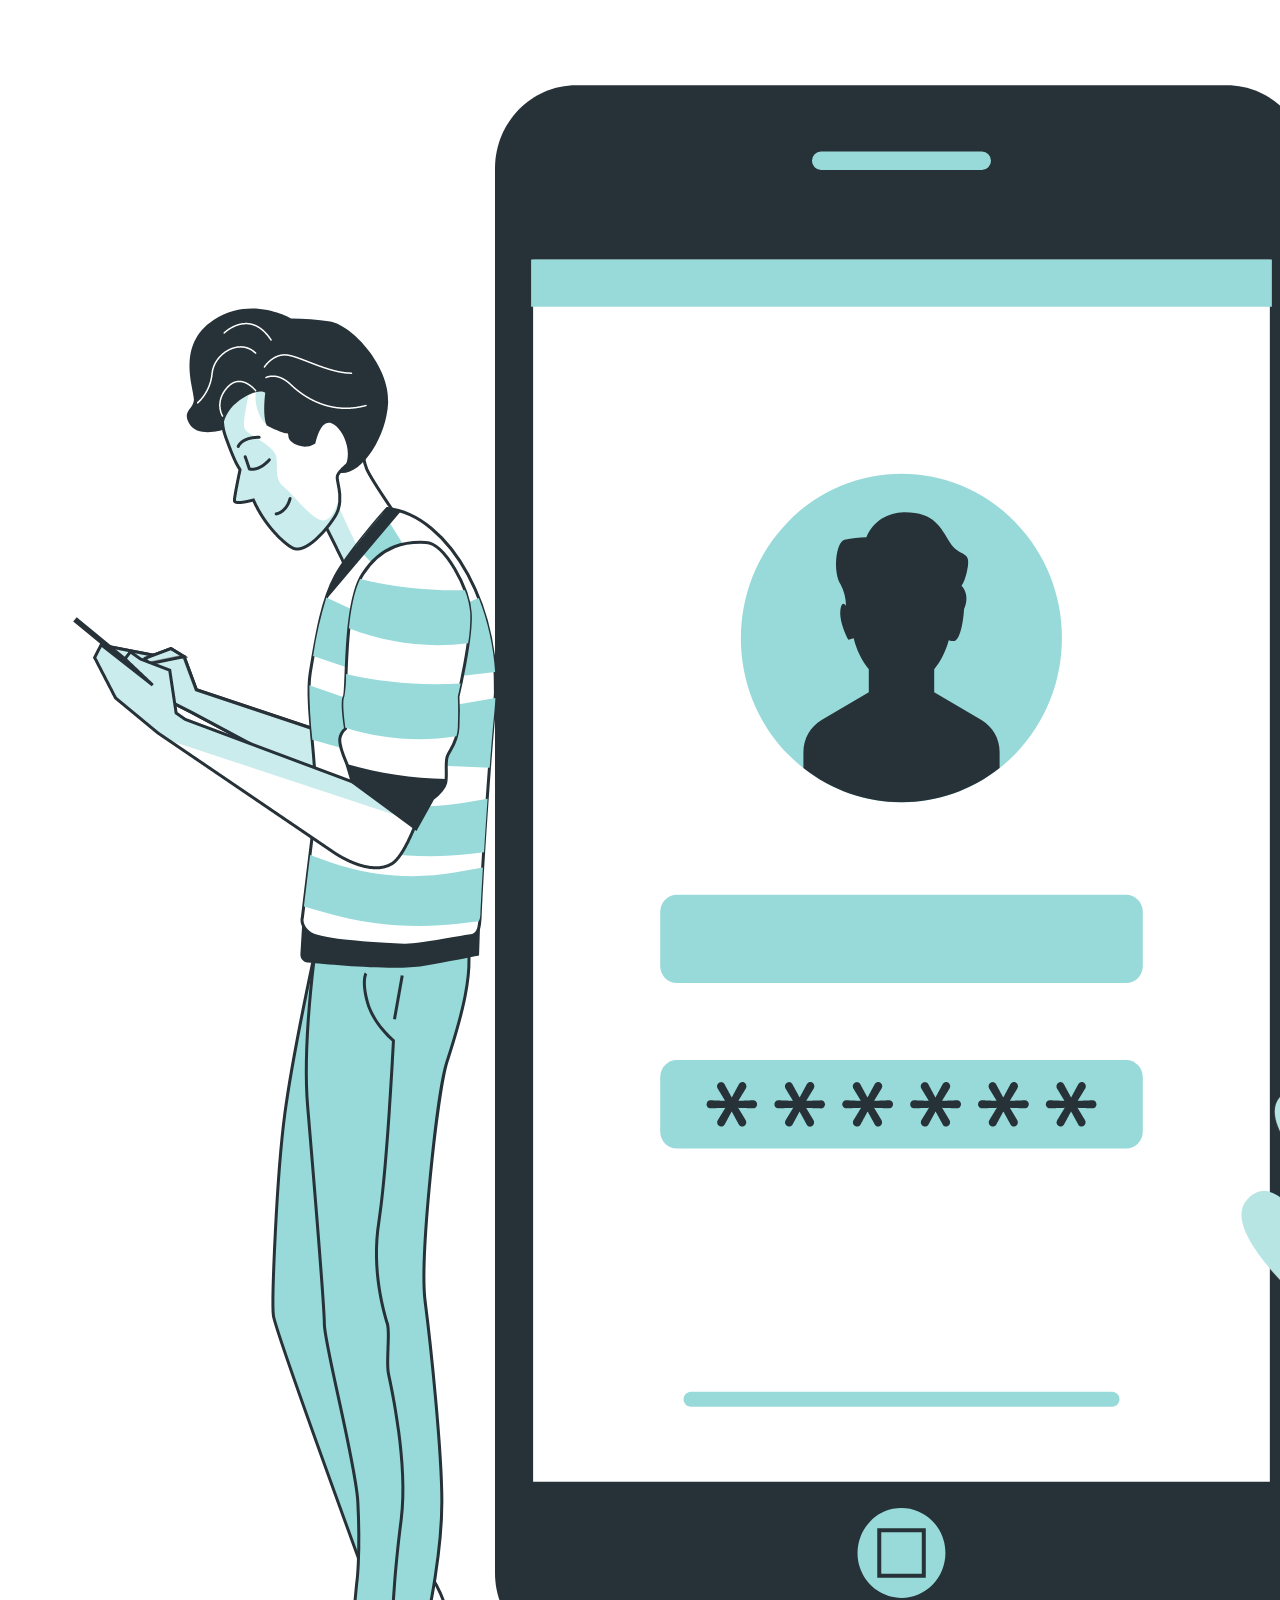
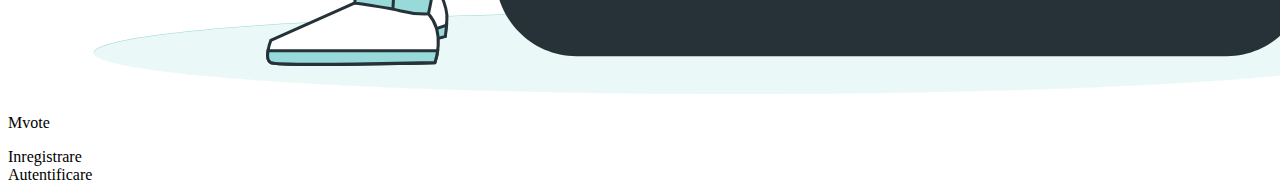
<file: index/index.html>
<!DOCTYPE html>
<html>
<head>
  <script>
    function redirectTo(page) {
        window.location.href = page;
    }
</script>
  <meta charset="utf-8" />
  <link rel="icon" href="/favicon.ico" />
  <meta name="viewport" content="width=device-width, initial-scale=1" />
  <meta name="theme-color" content="#000000" />
  <title>1</title>
  <link rel="stylesheet" href="https://fonts.googleapis.com/css?family=Poppins%3A500%2C600"/>
  <link rel="stylesheet" href="https://fonts.googleapis.com/css?family=Source+Sans+Pro%3A500%2C600"/>
  <link rel="stylesheet" href="./styles/.css"/>
</head>
<body>
<div class="item-1-UNv">
  <img class="mobile-login-bro-HbG" src="./assets/mobile-login-bro.png"/>
  <div class="rectangle-6-A9G">
  </div>
  <p class="mvote-mgn">Mvote</p>
  <div onclick="redirectTo('../singup/singup.html')" style="cursor: pointer;" class="signin-button-diz">Inregistrare</div>
  <div onclick="redirectTo('../singin/singin.html')" style="cursor: pointer;" class="signin-button-Ruk">Autentificare</div>
</div>
</body>
</file>
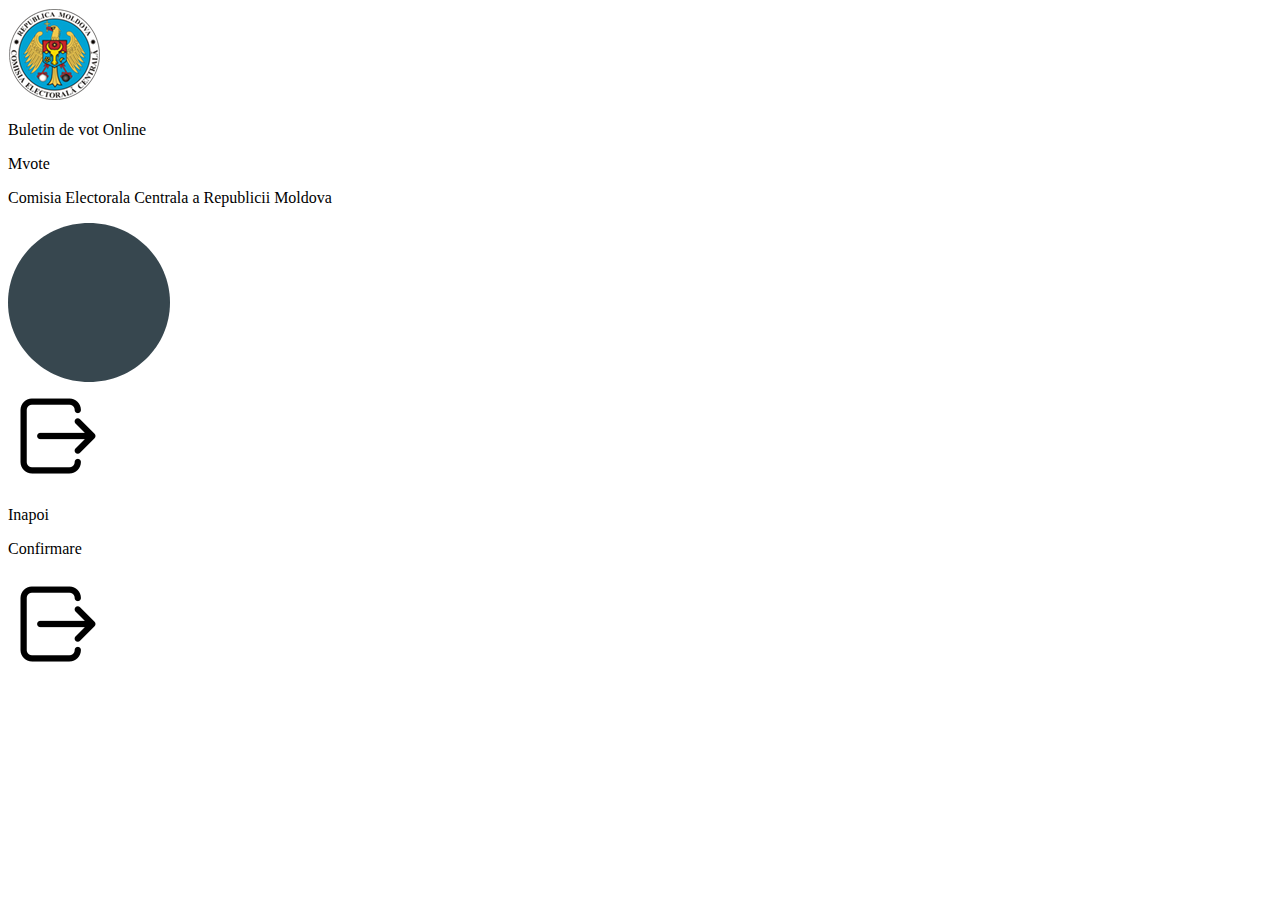
<file: check/check.html>
<!DOCTYPE html>
<html>
<head>
  <meta charset="utf-8" />
  <link rel="icon" href="/favicon.ico" />
  <meta name="viewport" content="width=device-width, initial-scale=1" />
  <meta name="theme-color" content="#000000" />
  <title>408</title>
  <link rel="stylesheet" href="https://fonts.googleapis.com/css?family=Source+Sans+Pro%3A500%2C600"/>
  <link rel="stylesheet" href="https://fonts.googleapis.com/css?family=Poppins%3A500%2C600"/>
  <link rel="stylesheet" href="./styles/.css"/>
</head>
<body>
<div class="item-408-7rA">
  <div class="auto-group-gni6-UKL">
    <div class="image-3-5rr">
    </div>
    <div class="rectangle-5-ah8">
    </div>
    <img class="image-4-cNv" src="./assets/image-4.png"/>
    <p class="title-JWe">Buletin de vot Online</p>
    <div class="line-1-J9G">
    </div>
    <p class="mvote-jEa">Mvote</p>
    <p class="comisia-electorala-centrala-a-republicii-moldova-NHY">Comisia Electorala Centrala a Republicii Moldova</p>
  </div>
  <div class="auto-group-3xhc-yo8">
    <div class="auto-group-6ygn-mU6">
      <div class="frame-434-bxv">
        <div class="image-removebg-preview-12-GpA">
        </div>
        <p class="gary-lee-iZg">PARTIDUL POLITIC PARTIDUL VERDE ECOLOGIST</p>
        <img class="ellipse-79-mnr" src="./assets/ellipse-79.png"/>
      </div>
    </div>
    <div class="auto-group-7gmg-qXp">
      <div class="frame-440-Mea">
        <div class="frame-434-PbG">
          <img class="logout-rjk" src="./assets/logout.png"/>
          <p class="gary-lee-xnn" onclick="redirectTo('../voting/voting.html')" style="cursor: pointer;">Inapoi</p>
        </div>
      </div>
      <div class="frame-439-iBc">
        <div class="frame-434-dZU">
          <p class="gary-lee-aUi" onclick="redirectTo('../confirm/confirm.html')" style="cursor: pointer;">Confirmare</p>
          <img class="logout-JvW" src="./assets/logout-wy4.png"/>
        </div>
      </div>
    </div>
  </div>
</div>
<script>
// Получить сохраненный текст из localStorage
var selectedParty = localStorage.getItem('selectedParty');

// Убедиться, что текст был получен
// if (selectedParty) {
    // Найти элемент <p> с классом 'gary-lee-iZg' и установить в него текст
    var pElement = document.querySelector('.gary-lee-iZg');
    if (pElement) {
        pElement.textContent = selectedParty;
    }
// }

function redirectTo(page) {
        window.location.href = page;
    }

</script>
</body>
</file>
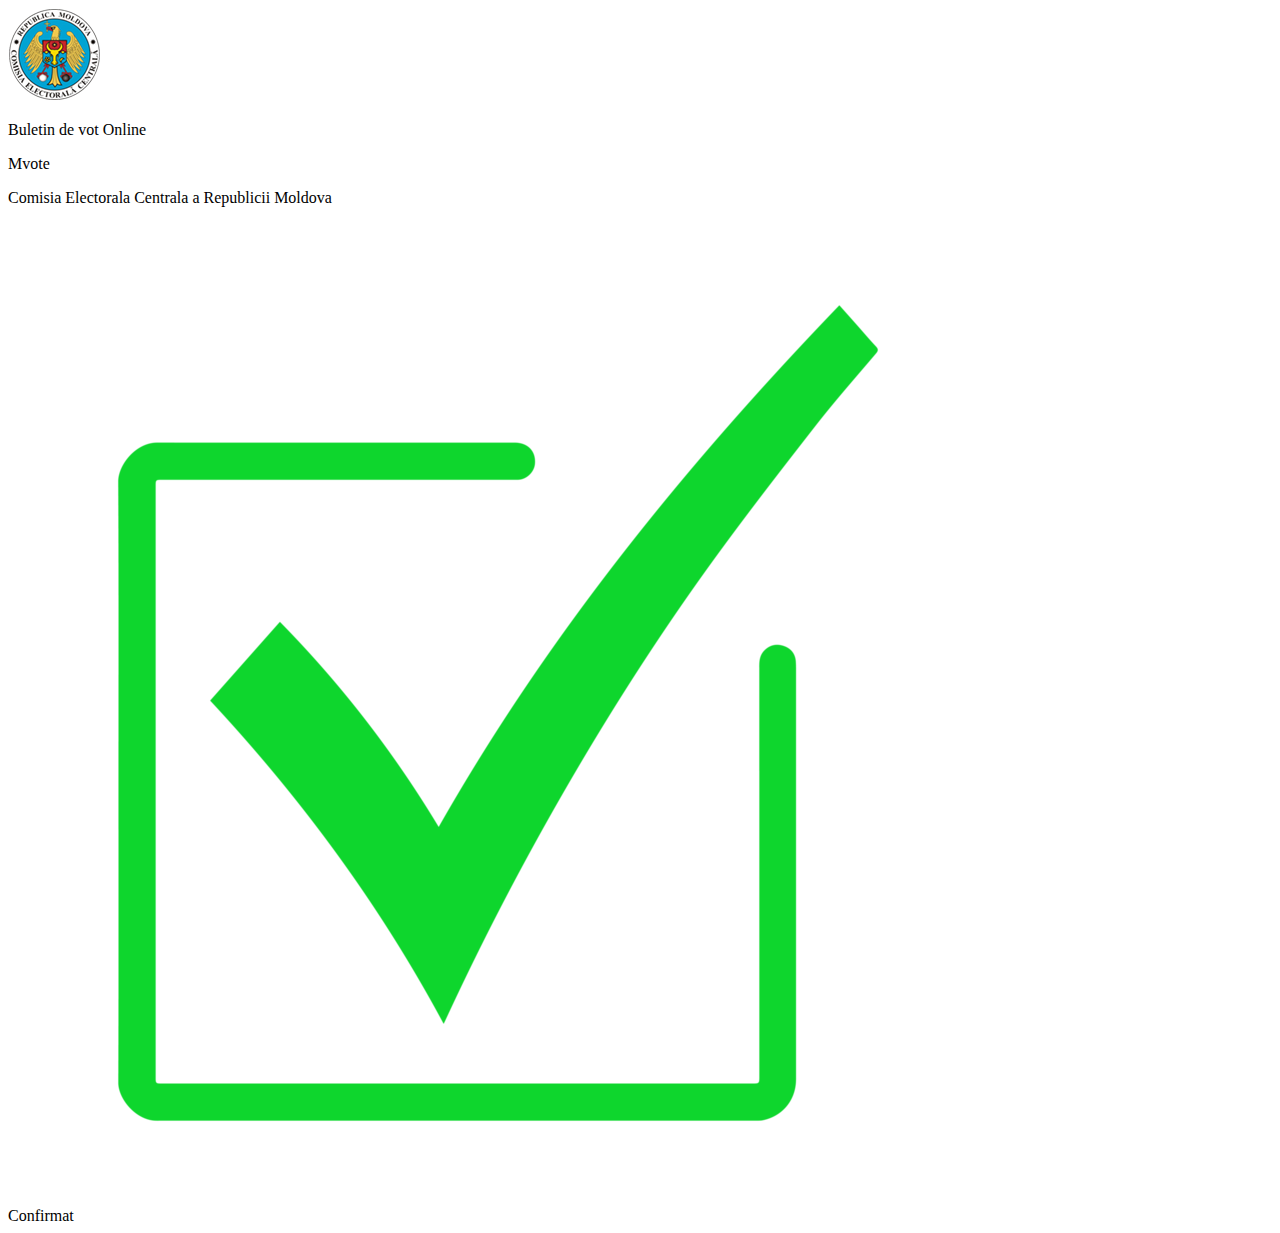
<file: confirm/confirm.html>
<!DOCTYPE html>
<html>
<head>
  <meta charset="utf-8" />
  <link rel="icon" href="/favicon.ico" />
  <meta name="viewport" content="width=device-width, initial-scale=1" />
  <meta name="theme-color" content="#000000" />
  <title>410</title>
  <link rel="stylesheet" href="https://fonts.googleapis.com/css?family=Source+Sans+Pro%3A500%2C600"/>
  <link rel="stylesheet" href="https://fonts.googleapis.com/css?family=Poppins%3A500%2C600"/>
  <link rel="stylesheet" href="./styles/.css"/>
</head>
<body>
<div class="item-410-SH8">
  <div class="auto-group-gvsc-oWz">
    <div class="image-3-Rwg">
    </div>
    <div class="rectangle-5-Sbt">
    </div>
    <img class="image-4-LhG" src="./assets/image-4.png"/>
    <p class="title-fDk">Buletin de vot Online</p>
    <div class="line-1-jUW">
    </div>
    <p class="mvote-S82">Mvote</p>
    <p class="comisia-electorala-centrala-a-republicii-moldova-KBp">Comisia Electorala Centrala a Republicii Moldova</p>
  </div>
  <div class="auto-group-8hln-adY">
    <img class="image-6-Uyp" src="./assets/image-6.png"/>
    <div class="frame-440-C98">Confirmat</div>
  </div>
</div>
</body>
</file>
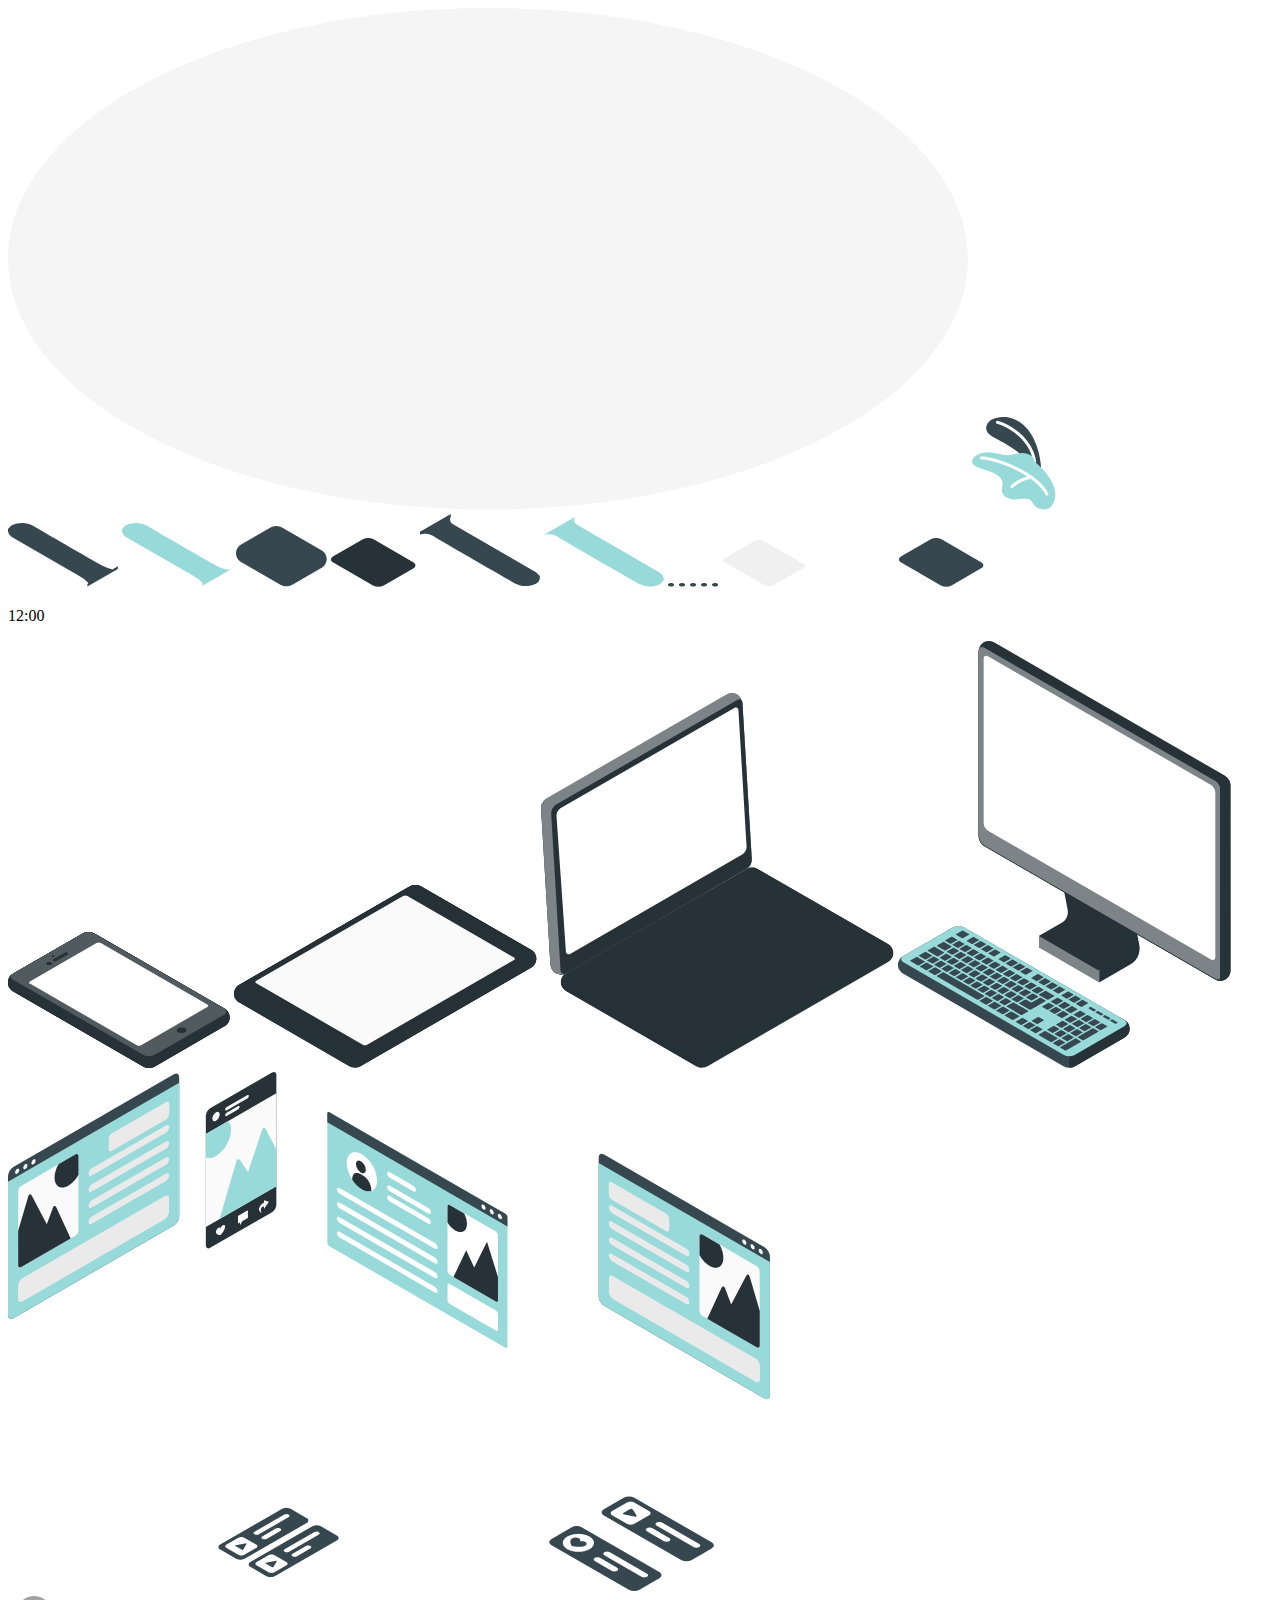
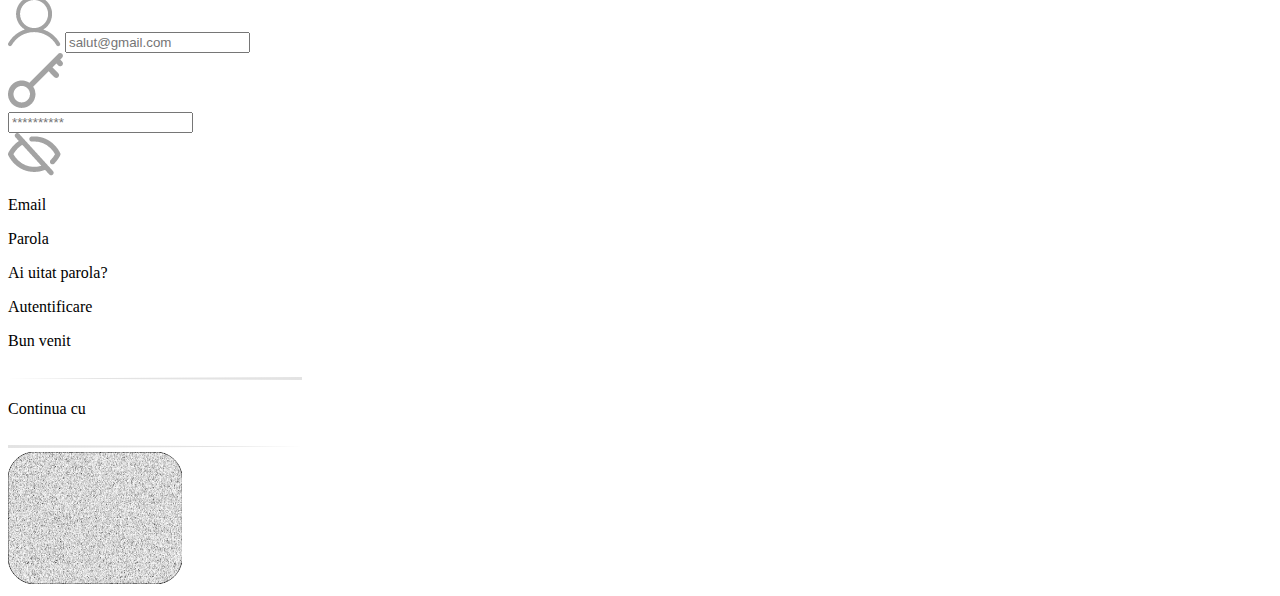
<file: singin/singin.html>
<!DOCTYPE html>
<html>
<head>
  <meta charset="utf-8" />
  <link rel="icon" href="/favicon.ico" />
  <meta name="viewport" content="width=device-width, initial-scale=1" />
  <meta name="theme-color" content="#000000" />
  <title>2</title>
  <link rel="stylesheet" href="https://fonts.googleapis.com/css?family=Asap+Condensed%3A500"/>
  <link rel="stylesheet" href="https://fonts.googleapis.com/css?family=Source+Sans+Pro%3A500%2C600"/>
  <link rel="stylesheet" href="https://fonts.googleapis.com/css?family=Poppins%3A500%2C600"/>
  <link rel="stylesheet" href="./styles/.css"/>
</head>
<body>
<div class="item-2-tmY">
  <div class="rectangle-5-dMk">
  </div>
  <div class="devices-amico-ie6">
    <img class="floor-KXQ" src="./assets/floor.png"/>
    <img class="plants-cFc" src="./assets/plants.png"/>
    <div class="watch-SkS">
      <img class="vector-t6e" src="./assets/vector-yVL.png"/>
      <img class="vector-Pp6" src="./assets/vector-SRG.png"/>
      <img class="vector-ek2" src="./assets/vector-Wj4.png"/>
      <img class="vector-ZMC" src="./assets/vector-NnW.png"/>
      <img class="vector-fv2" src="./assets/vector.png"/>
      <img class="vector-xPL" src="./assets/vector-qAJ.png"/>
      <img class="vector-D4N" src="./assets/vector-Jki.png"/>
      <img class="vector-JLi" src="./assets/vector-RWz.png"/>
      <img class="vector-dtn" src="./assets/vector-Kge.png"/>
      <img class="vector-jB8" src="./assets/vector-pq8.png"/>
      <img class="vector-GRx" src="./assets/vector-7mL.png"/>
      <img class="vector-cVp" src="./assets/vector-vP4.png"/>
      <img class="vector-ZR4" src="./assets/vector-iZ8.png"/>
      <img class="vector-tTL" src="./assets/vector-zP4.png"/>
      <p class="item-12-00-35L">12:00</p>
    </div>
    <img class="mobile-tre" src="./assets/mobile.png"/>
    <img class="tablet-pkJ" src="./assets/tablet.png"/>
    <img class="laptop-8kz" src="./assets/laptop.png"/>
    <img class="computer-FKp" src="./assets/computer.png"/>
    <img class="windows-NfL" src="./assets/windows.png"/>
  </div>
  <div class="rectangle-5-5Jr">
  </div>
  <div class="username-Hvi">
      <img class="vector-mL6" src="./assets/vector-mz2.png"/>
      <input type="email" class="salutgmailcom-tQi email-input" placeholder="salut@gmail.com">
  </div>  
  <div class="password-zTk">
    <img class="vector-2fL" src="./assets/vector-m6J.png"/>
    <div class="frame-1433-y4n">
      <input type="password" class="email-input" placeholder="**********">
  </div>
  <img class="vector-d4n" src="./assets/vector-Dtn.png" />
  </div>
  
  <p class="email-LE6">Email</p>
  <p class="parola-3eJ">Parola</p>
  <p class="ai-uitat-parola-NAn">Ai uitat parola?</p>
  <div class="signin-button-UzW">Autentificare</div>
  <p class="bun-venit-F86">Bun venit</p>
  <div class="continue-with-Mgv">
    <img class="rectangle-3-rNn" src="./assets/rectangle-3.png"/>
    <p class="continua-cu-o38">Continua cu</p>
    <img class="rectangle-4-vtS" src="./assets/rectangle-4.png"/>
  </div>
  <div class="group-1433-TNa">
    <div class="buttons-nfk">
      <img class="card-LBU" src="./assets/card.png"/>
    </div>
  </div>
  <div class="msign-removebg-preview-2-FZL">
  </div>
</div>
</body>
</file>
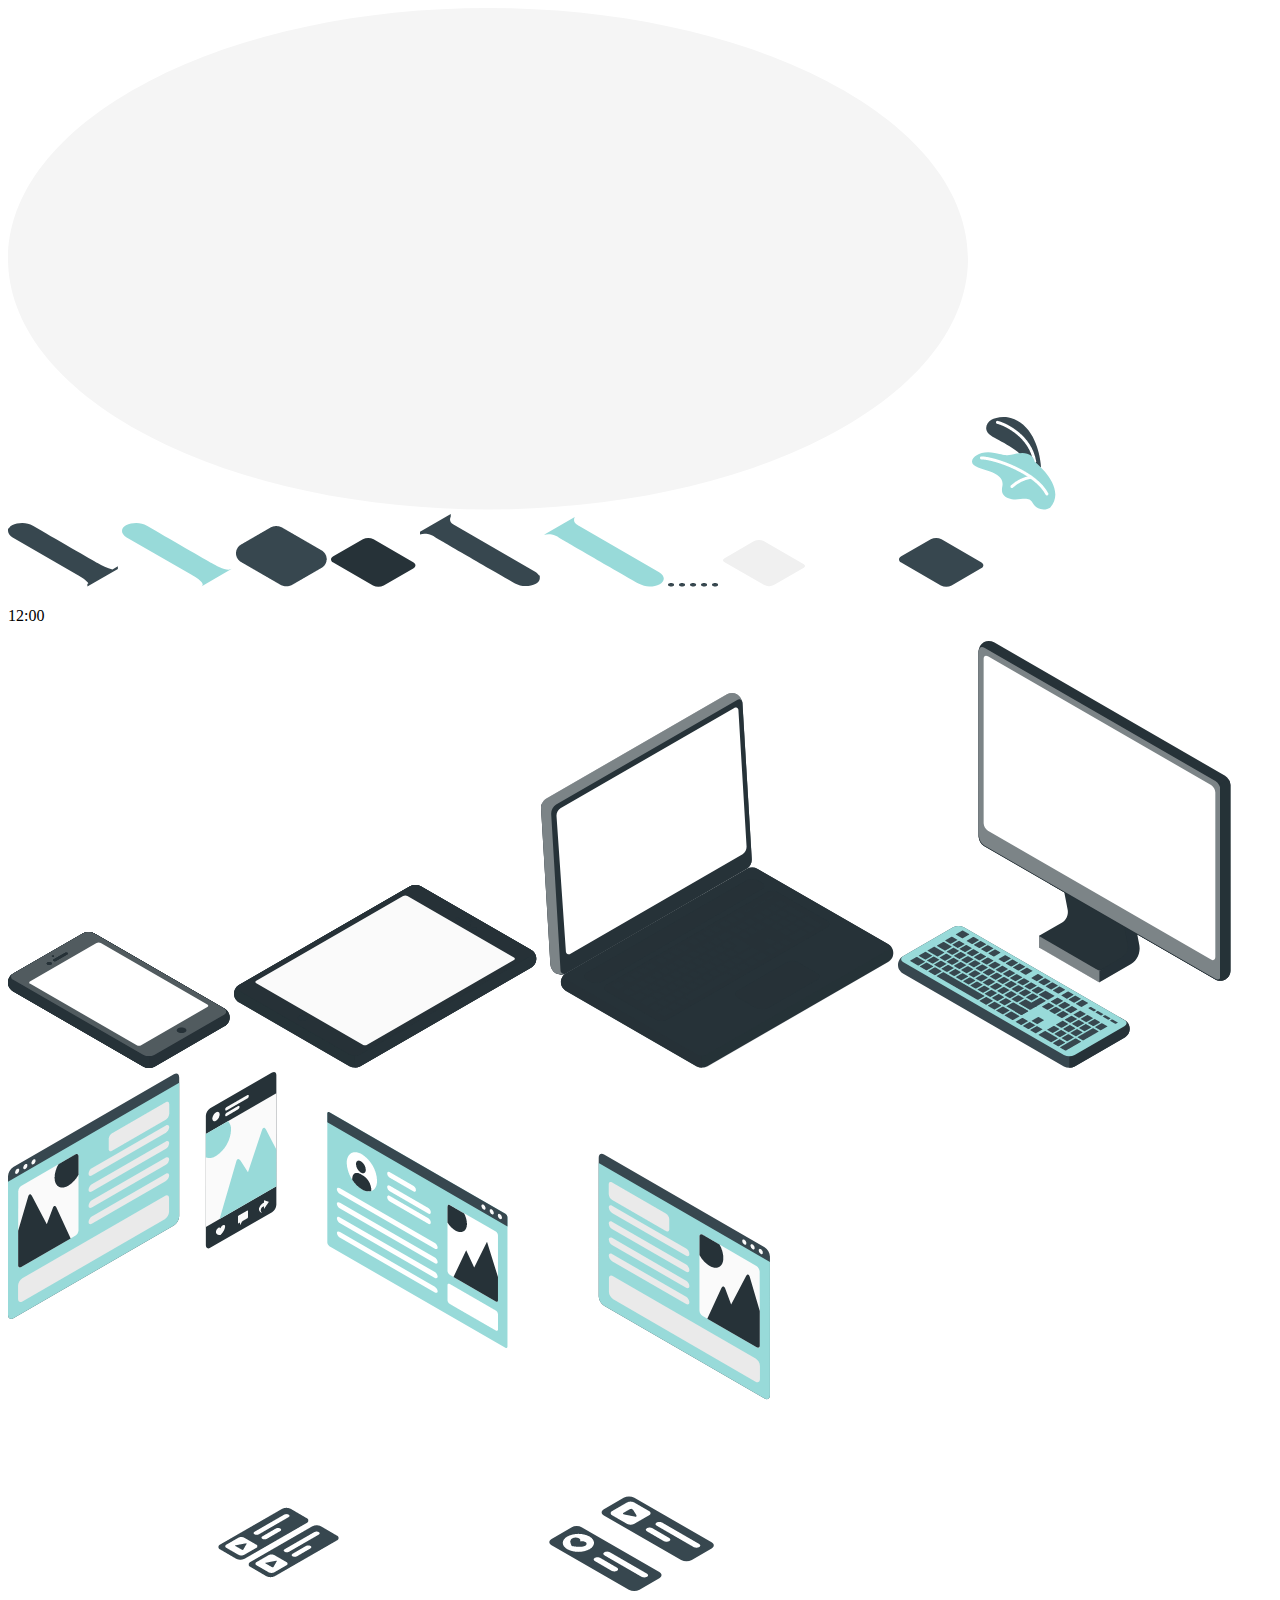
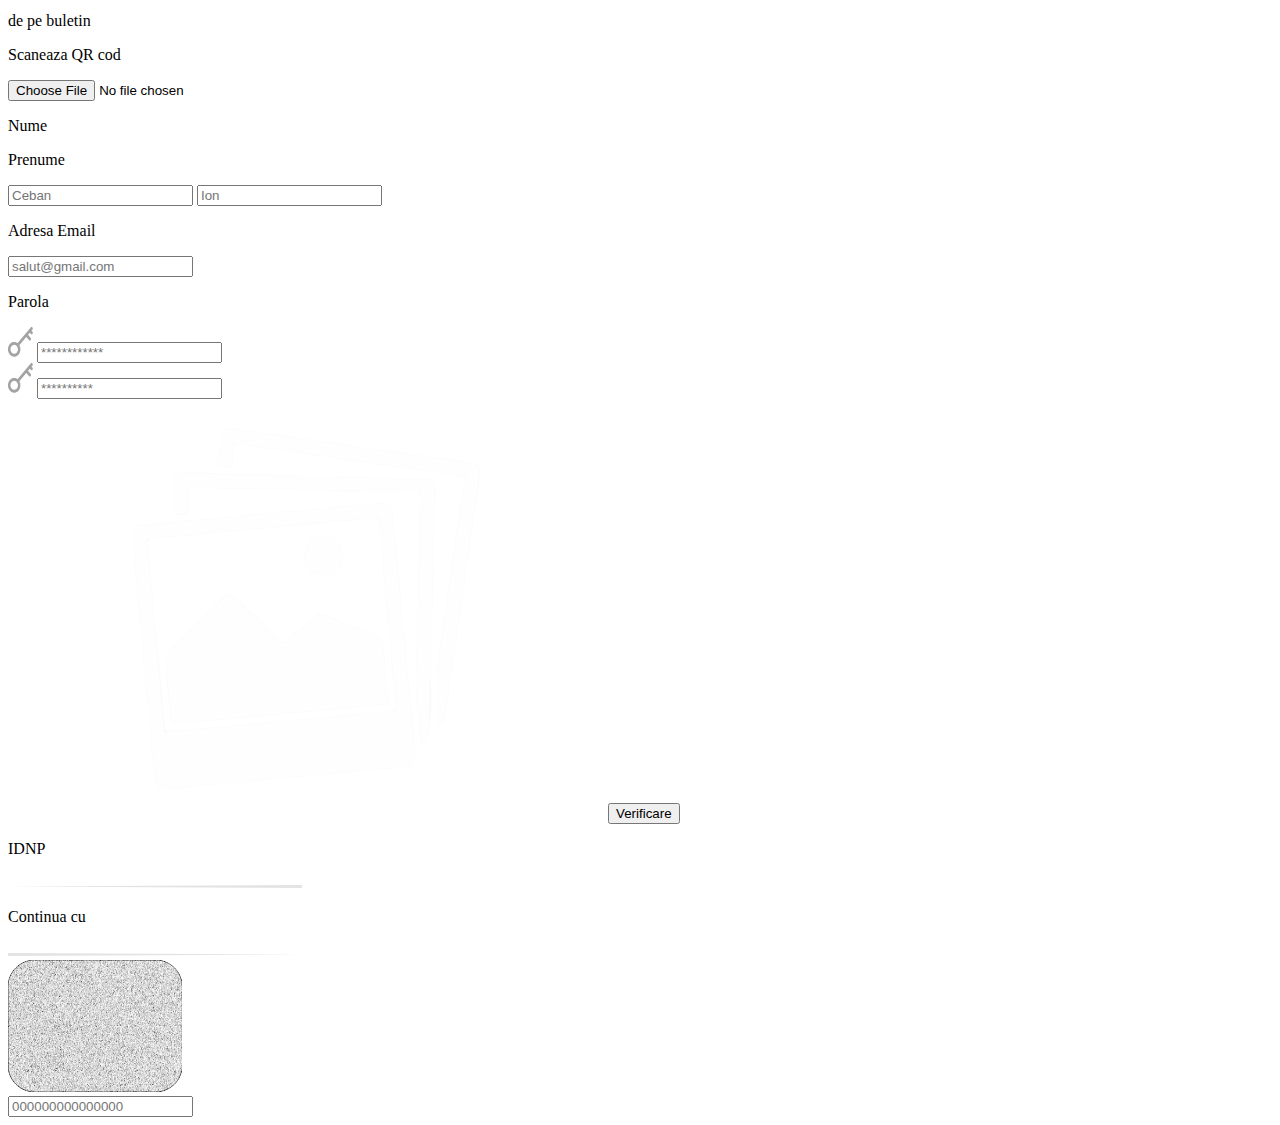
<file: singup/singup.html>
<!DOCTYPE html>
<html>
<head>
  <meta charset="utf-8" />
  <link rel="icon" href="/favicon.ico" />
  <meta name="viewport" content="width=device-width, initial-scale=1" />
  <meta name="theme-color" content="#000000" />
  <title>SingUp</title>
  <link rel="stylesheet" href="https://fonts.googleapis.com/css?family=Asap+Condensed%3A500"/>
  <link rel="stylesheet" href="https://fonts.googleapis.com/css?family=Source+Sans+Pro%3A500%2C600"/>
  <link rel="stylesheet" href="https://fonts.googleapis.com/css?family=Poppins%3A500%2C600"/>
  <link rel="stylesheet" href="./styles/.css"/>
</head>
<body>
<div class="item-406-1zA">
  <div class="rectangle-6-zr6">
  </div>
  <div class="devices-amico-fBY">
    <img class="floor-kcJ" src="./assets/floor.png"/>
    <img class="plants-FJA" src="./assets/plants.png"/>
    <div class="watch-mXQ">
      <img class="vector-trv" src="./assets/vector-FXY.png"/>
      <img class="vector-RM4" src="./assets/vector-8c2.png"/>
      <img class="vector-jMk" src="./assets/vector-Ec2.png"/>
      <img class="vector-rxA" src="./assets/vector-3Kp.png"/>
      <img class="vector-QCz" src="./assets/vector-EZ8.png"/>
      <img class="vector-YKC" src="./assets/vector-L1p.png"/>
      <img class="vector-4oL" src="./assets/vector-pok.png"/>
      <img class="vector-ZVC" src="./assets/vector-YWn.png"/>
      <img class="vector-WQS" src="./assets/vector-S8a.png"/>
      <img class="vector-TKg" src="./assets/vector-FBY.png"/>
      <img class="vector-bAz" src="./assets/vector-byk.png"/>
      <img class="vector-Y6E" src="./assets/vector-zoc.png"/>
      <img class="vector-fge" src="./assets/vector-svr.png"/>
      <img class="vector-onr" src="./assets/vector-Ubt.png"/>
      <p class="item-12-00-YEe">12:00</p>
    </div>
    <img class="mobile-mt6" src="./assets/mobile.png"/>
    <img class="tablet-5dt" src="./assets/tablet.png"/>
    <img class="laptop-opn" src="./assets/laptop.png"/>
    <img class="computer-8cA" src="./assets/computer.png"/>
    <img class="windows-Fgn" src="./assets/windows.png"/>
  </div>
  <div class="rectangle-5-aDG">
  </div>
  <div class="signin-button-zGz">
    <div class="rectangle-2-ttA">
    </div>
  </div>
  <div class="title-PK8">
    <div class="auto-group-3zez-tWn">
      <p class="de-pe-buletin-pfL">de pe buletin</p>
      <p class="scaneaza-qr-cod-iEv">Scaneaza QR cod</p>
    </div>
    <input type="file" id="imageInput" class="adauga-imagine-1Uv"></button>
  </div>
  <div class="name-i8S">
    <div class="auto-group-6cua-SaE">
      <p class="nume-7gN">Nume</p>
      <p class="prenume-3pv">Prenume</p>
    </div>
    <div class="auto-group-e9iz-iRG">
      <div id="decodedData">
      <input id="namePart" type="email" class="email-GLJ" placeholder="Ceban" readonly>
      <input id="surnamePart" type="email" class="email-GLJ" placeholder="Ion" readonly></div>
    </div>
  </div>
  <div class="email-5Ye">
    <p class="adresa-email-PpE">Adresa Email</p>
    <input type="email" class="username-XQe" placeholder="salut@gmail.com">
  </div>
  <div class="password-PBx">
    <p class="parola-K5c">Parola</p>
    <div class="auto-group-bs5p-SAE">
      <img class="vector-jv2" src="./assets/vector.png"/>
      <input type="password" type="text" class="input-field" placeholder="************">
      <div class="strong-wmC">
      </div>
    </div>
  </div>
  <div class="password-6g2">
    <img class="vector-b6z" src="./assets/vector-e4r.png"/>
    <input type="password" class="password-input" placeholder="**********">
</div>
<img class="image-2-DeA" src="./assets/image-2.png"/>
<button class="signin-button-wKG" onclick="uploadAndScanImage()">Verificare</button>
<p class="idnp-ASv">IDNP</p>
  <div class="continue-with-GVx">
    <img class="rectangle-3-C8i" src="./assets/rectangle-3.png"/>
    <p class="continua-cu-YCa">Continua cu</p>
    <img class="rectangle-4-Fsg" src="./assets/rectangle-4.png"/>
  </div>
  <div class="group-1432-NxJ">
    <div class="buttons-7Q6">
      <img class="card-GGz" src="./assets/card-UyY.png"/>
    </div>
  </div>
  <div class="msign-removebg-preview-1-Ber">
  </div>
  <div id="decodedData">
  <input id="idPart" type="email" class="username-U8A" placeholder="000000000000000"></div>
</div>

<script>
  var button = document.querySelector('.signin-button-wKG');
  function uploadAndScanImage() {
      var input = document.getElementById('imageInput');
      if (input.files && input.files[0]) {
          var reader = new FileReader();

          reader.onload = function (e) {
              var imageData = e.target.result.replace(/^data:image\/(png|jpg|jpeg);base64,/, '');
              fetch('http://localhost:5000/send-image', {
                  method: 'POST',
                  headers: {
                      'Content-Type': 'application/json',
                  },
                  body: JSON.stringify({ base64: imageData }),
              })
              .then(response => response.json())
              .then(data => {
                  var decodedParts = data.decodedText.split(',');
                  // Update the input fields with the decoded data
                  document.getElementById('idPart').value = decodedParts[0];
                  document.getElementById('namePart').value = decodedParts[1];
                  document.getElementById('surnamePart').value = decodedParts[2];
              })
              .catch(error => {
                  // Clear the input fields
                  var inputs = document.getElementById('decodedData').getElementsByTagName('input');
                  for (var i = 0; i < inputs.length; i++) {
                      inputs[i].value = '';
                  }
              });
          };function uploadAndScanImage() {
var input = document.getElementById('imageInput');
if (input.files && input.files[0]) {
  var reader = new FileReader();

  reader.onload = function (e) {
      var imageData = e.target.result.replace(/^data:image\/(png|jpg|jpeg);base64,/, '');
      fetch('http://localhost:5000/send-image', {
          method: 'POST',
          headers: {
              'Content-Type': 'application/json',
          },
          body: JSON.stringify({ base64: imageData }),
      })
      .then(response => response.json())
      .then(data => {
          var decodedText = data.decodedText;

          // Process the decoded text to extract individual parts
          var parts = decodedText.split(',');
          var idPart = parts[0];
          var namePart = parts[1];
          var surnamePart = parts[2];

          // Update the input fields with the decoded data
          document.getElementById('idPart').value = idPart;
          document.getElementById('namePart').value = namePart;
          document.getElementById('surnamePart').value = surnamePart; 
      })
      .catch(error => {
          // Clear the input fields
          var inputs = document.getElementById('decodedData').getElementsByTagName('input');
          for (var i = 0; i <= inputs.length; i++) {
              inputs[i].value = '';
          }
      });
  };

  reader.readAsDataURL(input.files[0]);
}
}

          reader.readAsDataURL(input.files[0]);
      }

      var passwordInput = document.querySelector('.password-input');
      var inputField = document.querySelector('.input-field');
    if ((passwordInput.value === '') && (inputField.value === '')) {
        console.log('Поле пароля пустое');
    } else {

    button.textContent = 'Inregistrare';
    window.location.href = '../voting/voting.html';
    
    }
  }
  
</script>

</body>
</file>
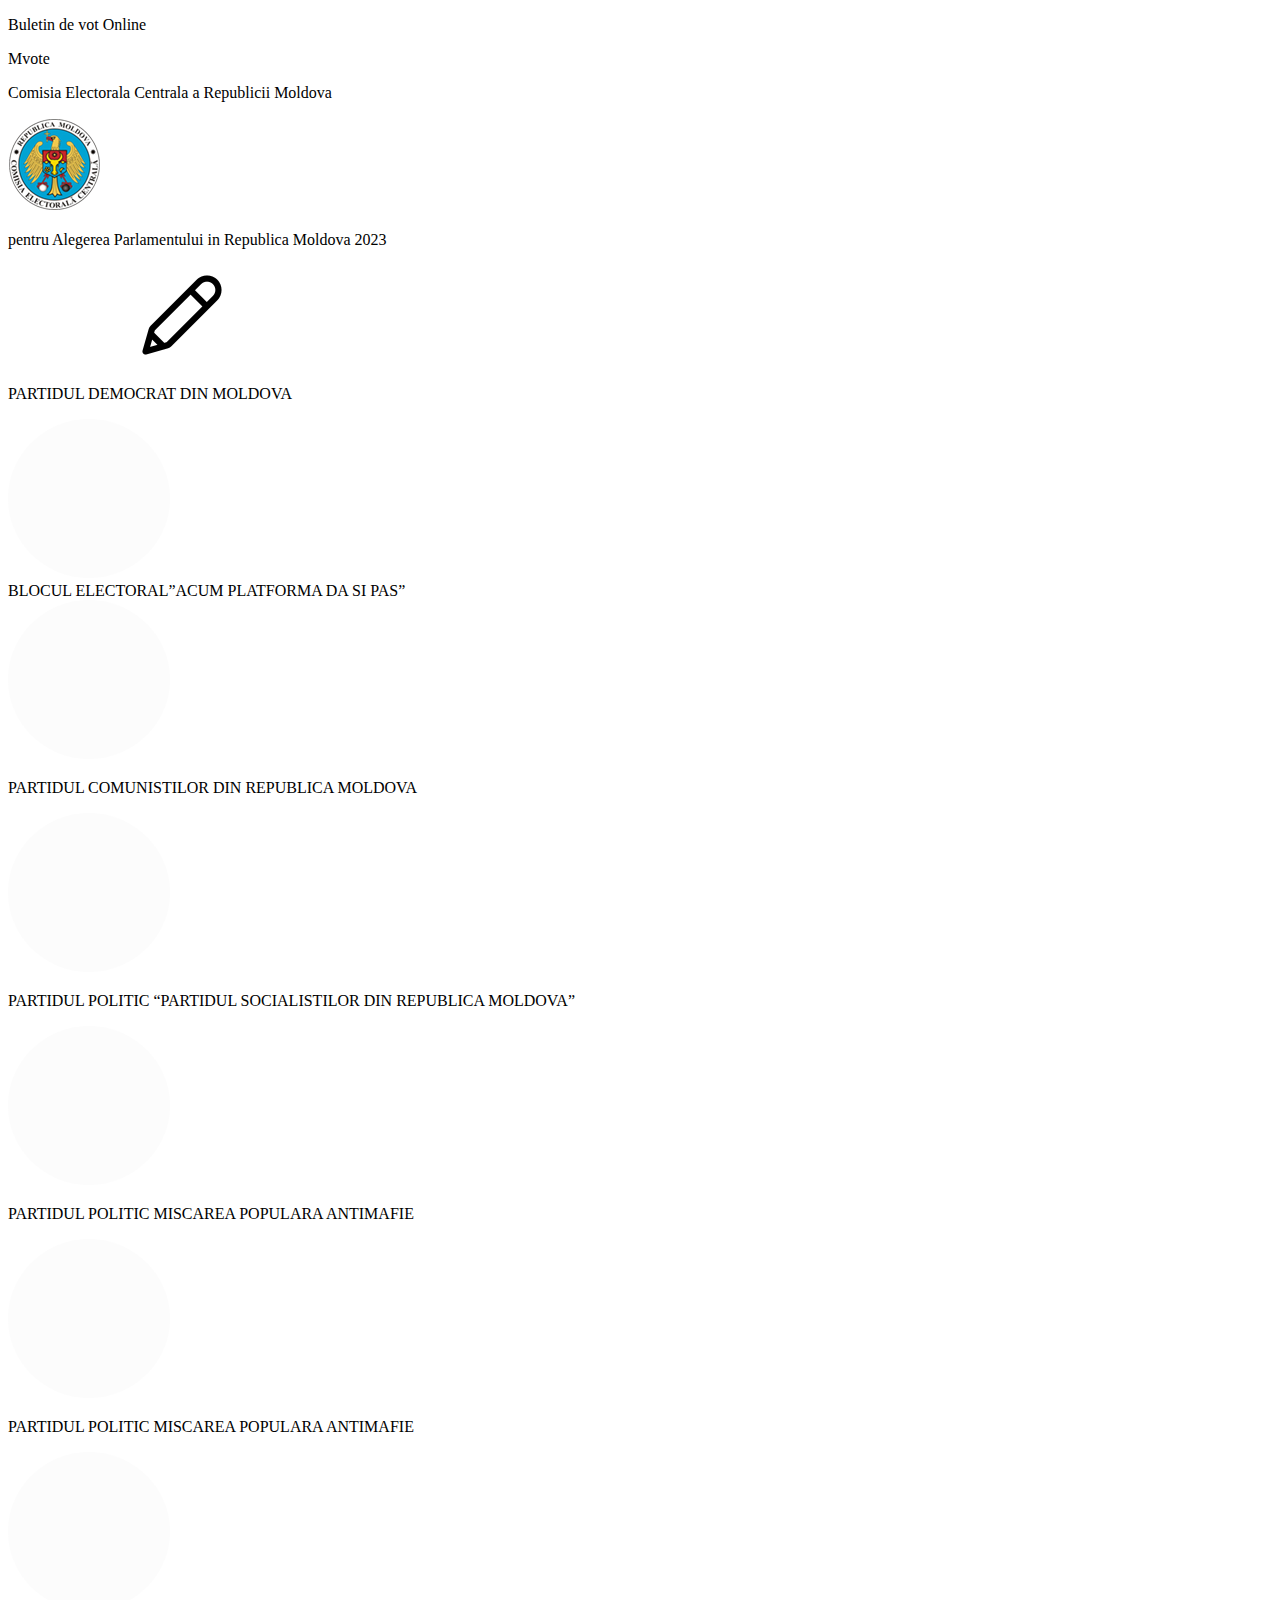
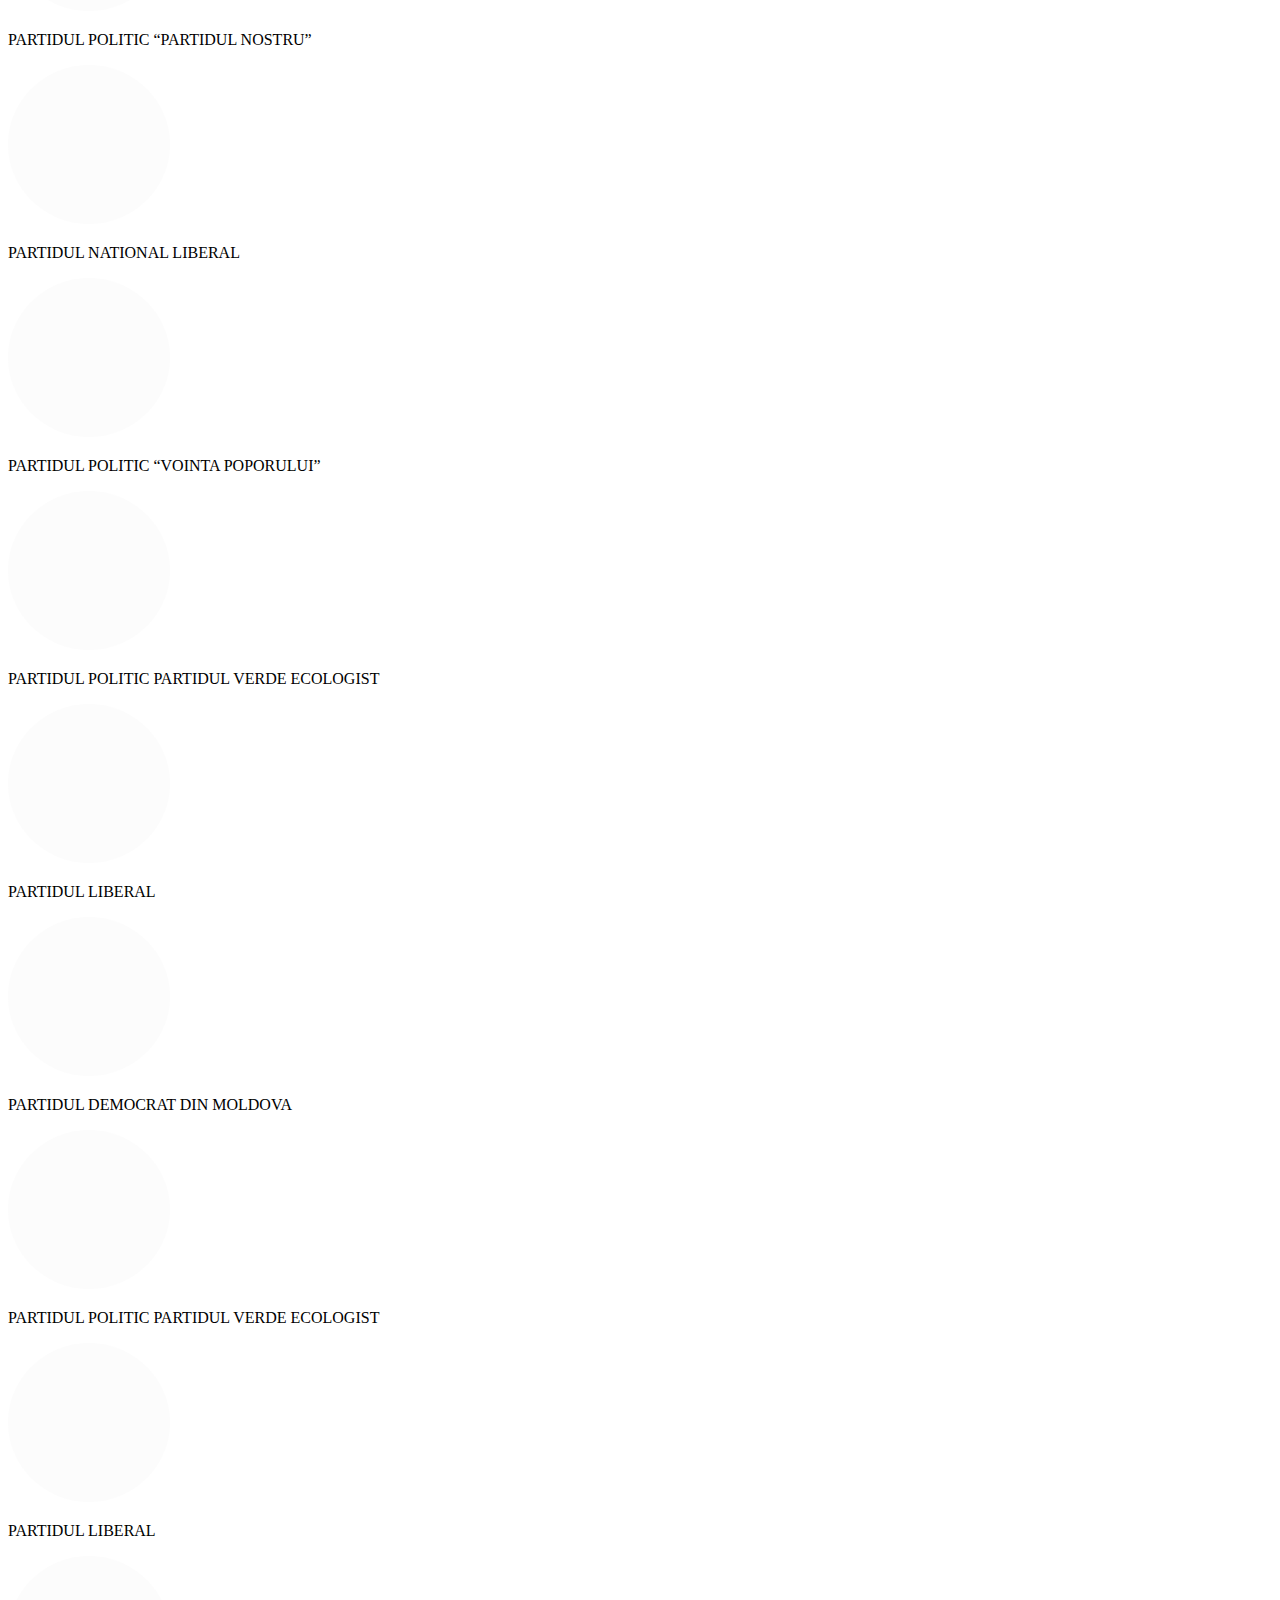
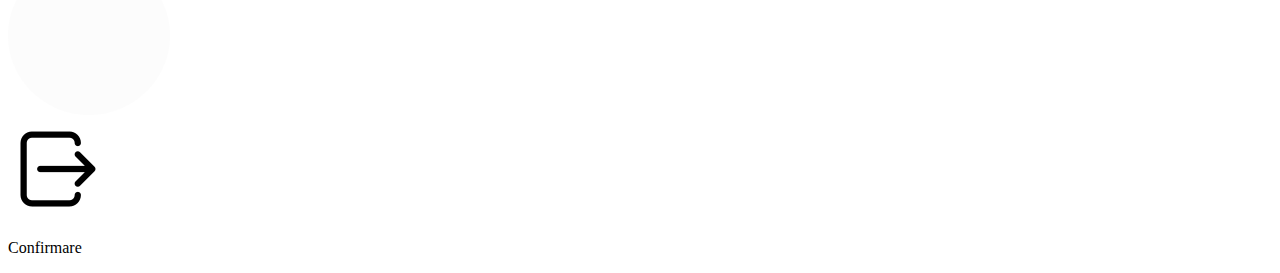
<file: voting/voting.html>
<!DOCTYPE html>
<html>
<head>
  <meta charset="utf-8" />
  <link rel="icon" href="/favicon.ico" />
  <meta name="viewport" content="width=device-width, initial-scale=1" />
  <meta name="theme-color" content="#000000" />
  <title>407</title>
  <link rel="stylesheet" href="https://fonts.googleapis.com/css?family=Poppins%3A500%2C600"/>
  <link rel="stylesheet" href="https://fonts.googleapis.com/css?family=Source+Sans+Pro%3A500%2C600"/>
  <link rel="stylesheet" href="./styles/.css"/>
  <script>
    function redirectTo(page) {
        window.location.href = page;
    }
</script>
</head>
<body>
<div class="item-407-56a">
  <div class="image-3-cki">
  </div>
  <div class="rectangle-5-jyk">
  </div>
  <div class="line-1-2zn">
  </div>
  <p class="title-iMp">Buletin de vot Online</p>
  <p class="mvote-KcW">Mvote</p>
  <p class="comisia-electorala-centrala-a-republicii-moldova-kxi">Comisia Electorala Centrala a Republicii Moldova</p>
  <img class="image-4-bTY" src="./assets/image-4.png"/>
  <div class="frame-440-ewc">
    <div class="frame-434-doY">
      <p class="title-ktA">pentru Alegerea Parlamentului in Republica Moldova 2023</p>
      <img class="ellipse-78-pNE" src="./assets/ellipse-78.png"/>
      <img class="pencil-hgv" src="./assets/pencil.png"/>
    </div>
    <div class="frame-438-KyC">
      <div class="frame-434-cxJ">
        <div class="image-removebg-preview-9-1-9xE">
        </div>
        <p class="gary-lee-C9p" id="elem13">PARTIDUL DEMOCRAT DIN MOLDOVA</p>
        <img class="ellipse-79-eGi voteOption" src="./assets/ellipse-79-2n6.png" data-original-src="./assets/ellipse-79-2n6.png"/>
      </div>
    </div>
    <div class="frame-441-L9Y">
      <div class="frame-434-deS">
        <div class="image-removebg-preview-9-2-N6E">
        </div>
        <div class="gary-lee-pD8" id="elem12">BLOCUL ELECTORAL”ACUM PLATFORMA DA SI PAS”</div>
        <img class="ellipse-79-K9t voteOption" src="./assets/ellipse-79-2nv.png" data-original-src="./assets/ellipse-79-2nv.png"/>
      </div>
    </div>
    <div class="frame-442-3Ln">
      <div class="frame-434-yES">
        <div class="image-removebg-preview-9-3-ihp">
        </div>
        <p class="gary-lee-Pox" id="elem11">PARTIDUL COMUNISTILOR DIN REPUBLICA MOLDOVA</p>
        <img class="ellipse-79-6yG voteOption" src="./assets/ellipse-79.png" data-original-src="./assets/ellipse-79.png"/>
      </div>
    </div>
    <div class="frame-443-qR4">
      <div class="frame-434-BE2">
        <div class="image-removebg-preview-9-4-L6v">
        </div>
        <p class="gary-lee-31L" id="elem10">PARTIDUL POLITIC “PARTIDUL SOCIALISTILOR DIN REPUBLICA MOLDOVA”</p>
        <img class="ellipse-79-a1G voteOption" src="./assets/ellipse-79-B2i.png" data-original-src="./assets/ellipse-79-B2i.png"/>
      </div>
    </div>
    <div class="frame-444-uJS">
      <div class="frame-434-eWv">
        <div class="image-removebg-preview-9-5-QW6">
        </div>
        <p class="gary-lee-JrN" id="elem9">PARTIDUL POLITIC MISCAREA POPULARA ANTIMAFIE</p>
        <img class="ellipse-79-DiS voteOption" src="./assets/ellipse-79-LDG.png" data-original-src="./assets/ellipse-79-LDG.png"/>
      </div>
    </div>
    <div class="frame-445-YEv">
      <div class="frame-434-5Vk">
        <div class="image-removebg-preview-9-6-3Bg">
        </div>
        <p class="gary-lee-9Ei" id="elem8">PARTIDUL POLITIC MISCAREA POPULARA ANTIMAFIE</p>
        <img class="ellipse-79-58N voteOption" src="./assets/ellipse-79-rQr.png" data-original-src="./assets/ellipse-79-rQr.png"/>
      </div>
    </div>
    <div class="frame-446-oq4">
      <div class="frame-434-9tv">
        <div class="image-removebg-preview-12-iSE">
        </div>
        <p class="gary-lee-2Sv" id="elem7">PARTIDUL POLITIC “PARTIDUL NOSTRU”</p>
        <img class="ellipse-79-xbU voteOption" src="./assets/ellipse-79-KAA.png" data-original-src="./assets/ellipse-79-KAA.png"/>
      </div>
    </div>
    <div class="frame-447-Hte">
      <div class="frame-434-Rzr">
        <div class="image-removebg-preview-12-Pwg">
        </div>
        <p class="gary-lee-JYr" id="elem6">PARTIDUL NATIONAL LIBERAL</p>
        <img class="ellipse-79-Qrn voteOption" src="./assets/ellipse-79-ebc.png" data-original-src="./assets/ellipse-79-ebc.png"/>
      </div>
    </div>
    <div class="frame-448-Yi6">
      <div class="frame-434-gZQ">
        <div class="image-removebg-preview-12-F6i">
        </div>
        <p class="gary-lee-vyY" id="elem5">PARTIDUL POLITIC “VOINTA POPORULUI”</p>
        <img class="ellipse-79-TTg voteOption" src="./assets/ellipse-79-W66.png" data-original-src="./assets/ellipse-79-W66.png"/>
      </div>
    </div>
    <div class="frame-449-bJz">
      <div class="frame-434-8pi">
        <div class="image-removebg-preview-12-VfG">
        </div>
        <p class="gary-lee-oAA" id="elem4">PARTIDUL POLITIC PARTIDUL VERDE ECOLOGIST</p>
        <img class="ellipse-79-8TL voteOption" src="./assets/ellipse-79-LfC.png" data-original-src="./assets/ellipse-79-LfC.png"/>
      </div>
    </div>
    <div class="frame-450-TkW">
      <div class="frame-434-1X8">
        <div class="image-removebg-preview-12-a4S">
        </div>
        <p class="gary-lee-5mt" id="elem4">PARTIDUL LIBERAL</p>
        <img class="ellipse-79-cG2 voteOption" src="./assets/ellipse-79-yZU.png" data-original-src="./assets/ellipse-79-yZU.png"/>
      </div>
    </div>
    <div class="frame-451-Y9g">
      <div class="frame-434-GrN">
        <div class="image-removebg-preview-9-1-36S">
        </div>
        <p class="gary-lee-M78" id="elem3">PARTIDUL DEMOCRAT DIN MOLDOVA</p>
        <img class="ellipse-79-Gjt voteOption" src="./assets/ellipse-79-9sY.png" data-original-src="./assets/ellipse-79-9sY.png"/>
      </div>
    </div>
    <div class="frame-452-cHx">
      <div class="frame-434-9og">
        <div class="image-removebg-preview-12-iLz">
        </div>
        <p class="gary-lee-p98" id="elem2">PARTIDUL POLITIC PARTIDUL VERDE ECOLOGIST</p>
        <img class="ellipse-79-XpE voteOption" src="./assets/ellipse-79-Nk2.png" data-original-src="./assets/ellipse-79-Nk2.png"/>
      </div>
    </div>
    <div class="frame-453-4ZG">
      <div class="frame-434-oFx">
        <div class="image-removebg-preview-12-xee">
        </div>
        <p class="gary-lee-fox" id="elem1">PARTIDUL LIBERAL</p>
        <img class="ellipse-79-1N2 voteOption" src="./assets/ellipse-79-ff8.png" data-original-src="./assets/ellipse-79-ff8.png"/>
      </div>
    </div>
    <div class="frame-439-wFg">
      <div class="frame-434-4r6">
        <img class="logout-2Y2" src="./assets/logout.png"/>
        <p onclick="redirectTo('../check/check.html')" style="cursor: pointer;" class="gary-lee-mkW">Confirmare</p>
      </div>
    </div>
  </div>
</div>
<script>
document.querySelectorAll('.voteOption').forEach(function(voteImage) {
  voteImage.addEventListener('click', function() {
    // Reset all images to their original src
    document.querySelectorAll('.voteOption').forEach(function(img) {
      img.src = img.getAttribute('data-original-src');
    });

    // Set the clicked image to 'voted.png'
    this.src = './assets/voted.png';

    // Get the associated text from the preceding <p> element
    var partyName = this.previousElementSibling.textContent;
    // partyNameImg = ???

    // Check if the next element is the expected image
    var nextElement = this.nextElementSibling;
    if (nextElement && nextElement.tagName === 'IMG' && nextElement.src.includes('/assets/voted.png')) {
        console.log("Следующий элемент - изображение с src='./assets/voted.png'");
    } else {
        console.log("Следующий элемент не соответствует ожидаемому изображению");
    }

    // Save the selected party name in localStorage
    localStorage.setItem('selectedParty', partyName);
    // localStorage.setItem('selectedPartyImg', partyNameImg);
  });
});



</script>
</body>
</file>
<file: index/styles/.css>
html {
	font-size:62.5%;
}
* {
	margin: 0;
	padding: 0;
}
ul, li {
	list-style: none;
}
input {
	border: none;
}
body {
  width: 36rem;
}.item-1-UNv {
  width: 100%;
  height: 80rem;
  position: relative;
  overflow: hidden;
  background-color: #3c5057;
}
.item-1-UNv .mobile-login-bro-HbG {
  width: 56.611rem;
  height: 56.2rem;
  position: absolute;
  left: 0;
  top: 23.8rem;
  object-fit: contain;
  vertical-align: top;
}
.item-1-UNv .rectangle-6-A9G {
  width: 36rem;
  height: 35.4rem;
  position: absolute;
  left: 0;
  top: 0;
  box-shadow: inset -2.3867rem 2.3867rem 2.3867rem rgba(255, 255, 255, 0.1000000015), inset 2.3867rem -2.3867rem 2.3867rem rgba(115, 165, 164, 0.1000000015);
  backdrop-filter: blur(2.3867rem);
  background-color: rgba(152, 218, 217, 0.1000000015);
  border-radius: 5rem;
}
.item-1-UNv .mvote-mgn {
  width: 13.2rem;
  height: 6.3rem;
  position: absolute;
  left: 10.8rem;
  top: 4.3rem;
  text-align: center;
  font-size: 4.2rem;
  font-weight: 600;
  line-height: 1.5;
  color: #efefef;
  font-family: Poppins, 'Source Sans Pro';
  white-space: nowrap;
}
.item-1-UNv .signin-button-diz {
  width: 25rem;
  height: 5rem;
  position: absolute;
  left: 4.9rem;
  top: 12.1rem;
  text-align: center;
  font-size: 1.7918rem;
  font-weight: 500;
  line-height: 1.5;
  color: #ffffff;
  font-family: Poppins, 'Source Sans Pro';
  white-space: nowrap;
  display: flex;
  align-items: center;
  justify-content: center;
  background: linear-gradient(269.96deg, #263238 99.96%, #98dad9 201.88%);
  border-radius: 1.5rem;
}
.item-1-UNv .signin-button-Ruk {
  width: 25rem;
  height: 5rem;
  position: absolute;
  left: 5rem;
  top: 18.8rem;
  text-align: center;
  font-size: 1.7918rem;
  font-weight: 500;
  line-height: 1.5;
  color: #ffffff;
  font-family: Poppins, 'Source Sans Pro';
  white-space: nowrap;
  display: flex;
  align-items: center;
  justify-content: center;
  background: linear-gradient(269.96deg, #263238 99.96%, #98dad9 201.88%);
  border-radius: 1.5rem;
}
</file>
<file: check/styles/.css>
html {
	font-size:62.5%;
}
* {
	margin: 0;
	padding: 0;
}
ul, li {
	list-style: none;
}
input {
	border: none;
}
body {
  width: 36rem;
}.item-408-7rA {
  width: 100%;
  overflow: hidden;
  position: relative;
  align-items: center;
  display: flex;
  flex-direction: column;
  background-color: rgba(91, 130, 145, 0.5);
}
.item-408-7rA .auto-group-gni6-UKL {
  width: 100%;
  height: 22rem;
  position: relative;
  flex-shrink: 0;
}
.item-408-7rA .auto-group-gni6-UKL .image-3-5rr {
  width: 12.9rem;
  height: 17rem;
  position: relative;
  left: 24.3rem;
  top: 0.5rem;
  background-size: 268.359% 106.14%;
  background-position: -19.9043rem -1.0439rem;
  background-image: url('../assets/image-3.png');
}
.item-408-7rA .auto-group-gni6-UKL .rectangle-5-ah8 {
  width: 38.8rem;
  height: 22rem;
  position: absolute;
  left: 0;
  top: 0;
  background-color: rgba(255, 255, 255, 0.200000003);
  border-radius: 5rem;
}
.item-408-7rA .auto-group-gni6-UKL .image-4-cNv {
  width: 4.1rem;
  height: 4.1rem;
  position: absolute;
  left: 2.6rem;
  top: 2.6rem;
  object-fit: cover;
  vertical-align: top;
}
.item-408-7rA .auto-group-gni6-UKL .title-JWe {
  width: 24.8rem;
  height: 3.6rem;
  position: absolute;
  left: 5.45rem;
  top: 15.7rem;
  text-align: center;
  font-size: 2.4rem;
  font-weight: 500;
  line-height: 1.5;
  color: #000000;
  font-family: Poppins, 'Source Sans Pro';
  white-space: nowrap;
}
.item-408-7rA .auto-group-gni6-UKL .line-1-J9G {
  width: 26.8004rem;
  height: 0.1rem;
  position: absolute;
  left: 1.2996rem;
  top: 7.6rem;
  background-color: #fef4f4;
}
.item-408-7rA .auto-group-gni6-UKL .mvote-jEa {
  width: 7.6rem;
  height: 3.6rem;
  position: absolute;
  left: 7.5rem;
  top: 3.3rem;
  text-align: center;
  font-size: 2.4rem;
  font-weight: 600;
  line-height: 1.5;
  color: #000000;
  font-family: Poppins, 'Source Sans Pro';
  white-space: nowrap;
}
.item-408-7rA .auto-group-gni6-UKL .comisia-electorala-centrala-a-republicii-moldova-NHY {
  width: 17.3rem;
  height: 3.6rem;
  position: absolute;
  left: 6.85rem;
  top: 8.5rem;
  text-align: center;
  font-size: 1.2rem;
  font-weight: 500;
  line-height: 1.5;
  color: #000000;
  font-family: Poppins, 'Source Sans Pro';
}
.item-408-7rA .auto-group-3xhc-yo8 {
  box-sizing: border-box;
  padding: 4.2rem 0rem 9.8rem 0rem;
  width: 100%;
  display: flex;
  flex-direction: column;
  flex-shrink: 0;
}
.item-408-7rA .auto-group-3xhc-yo8 .auto-group-6ygn-mU6 {
  margin: 0rem 0rem 28.2rem 0.1rem;
  box-sizing: border-box;
  padding: 2.1rem 3.6rem 1.5rem 3.1rem;
  width: 37rem;
  height: 8.9rem;
  background-color: rgba(55, 71, 79, 0.200000003);
  border-radius: 5rem;
  flex-shrink: 0;
}
.item-408-7rA .auto-group-3xhc-yo8 .auto-group-6ygn-mU6 .frame-434-bxv {
  width: 100%;
  height: 100%;
  display: flex;
  align-items: center;
}
.item-408-7rA .auto-group-3xhc-yo8 .auto-group-6ygn-mU6 .frame-434-bxv .image-removebg-preview-12-GpA {
  margin-right: 1.2rem;
  width: 4.3rem;
  height: 4.6rem;
  position: relative;
  background-size: 167.01% 694.382%;
  background-position: -0.6649rem -20.3124rem;
  background-image: url('../assets/image-removebg-preview-12.png');
  flex-shrink: 0;
}
.item-408-7rA .auto-group-3xhc-yo8 .auto-group-6ygn-mU6 .frame-434-bxv .gary-lee-iZg {
  margin: 1rem 3.3rem 0rem 0rem;
  max-width: 16.1rem;
  font-size: 1.2rem;
  font-weight: 500;
  line-height: 1.5;
  color: #000000;
  font-family: Poppins, 'Source Sans Pro';
  flex-shrink: 0;
}
.item-408-7rA .auto-group-3xhc-yo8 .auto-group-6ygn-mU6 .frame-434-bxv .ellipse-79-mnr {
  width: 5.4rem;
  height: 5.3rem;
  object-fit: contain;
  vertical-align: top;
  flex-shrink: 0;
}
.item-408-7rA .auto-group-3xhc-yo8 .auto-group-7gmg-qXp {
  margin-right: 0.6rem;
  width: calc(100% - 0.6rem);
  height: 8.9rem;
  display: flex;
  align-items: center;
  flex-shrink: 0;
}
.item-408-7rA .auto-group-3xhc-yo8 .auto-group-7gmg-qXp .frame-440-Mea {
  margin-right: 0.5rem;
  box-sizing: border-box;
  padding: 2.1rem 2.1rem 2.2rem 2.1rem;
  width: 18rem;
  height: 100%;
  background-color: rgba(0, 0, 0, 0.2199999988);
  border-radius: 2rem;
  flex-shrink: 0;
}
.item-408-7rA .auto-group-3xhc-yo8 .auto-group-7gmg-qXp .frame-440-Mea .frame-434-PbG {
  width: 11.1rem;
  height: 100%;
  display: flex;
  align-items: center;
}
.item-408-7rA .auto-group-3xhc-yo8 .auto-group-7gmg-qXp .frame-440-Mea .frame-434-PbG .logout-rjk {
  margin-right: 1.1rem;
  width: 4.6rem;
  height: 4.6rem;
  object-fit: contain;
  vertical-align: top;
  flex-shrink: 0;
}
.item-408-7rA .auto-group-3xhc-yo8 .auto-group-7gmg-qXp .frame-440-Mea .frame-434-PbG .gary-lee-xnn {
  font-size: 1.7rem;
  font-weight: 500;
  line-height: 1.5;
  color: rgba(11, 11, 11, 0.8799999952);
  font-family: Poppins, 'Source Sans Pro';
  white-space: nowrap;
  flex-shrink: 0;
}
.item-408-7rA .auto-group-3xhc-yo8 .auto-group-7gmg-qXp .frame-439-iBc {
  box-sizing: border-box;
  padding: 2.1rem 1.5rem 2.2rem 1rem;
  width: 17rem;
  height: 100%;
  background-color: rgba(0, 0, 0, 0.2199999988);
  border-radius: 2rem;
  flex-shrink: 0;
}
.item-408-7rA .auto-group-3xhc-yo8 .auto-group-7gmg-qXp .frame-439-iBc .frame-434-dZU {
  width: 100%;
  height: 100%;
  display: flex;
  align-items: center;
}
.item-408-7rA .auto-group-3xhc-yo8 .auto-group-7gmg-qXp .frame-439-iBc .frame-434-dZU .gary-lee-aUi {
  margin-right: 0.1rem;
  font-size: 1.7rem;
  font-weight: 500;
  line-height: 1.5;
  color: rgba(11, 11, 11, 0.8799999952);
  font-family: Poppins, 'Source Sans Pro';
  white-space: nowrap;
  flex-shrink: 0;
}
.item-408-7rA .auto-group-3xhc-yo8 .auto-group-7gmg-qXp .frame-439-iBc .frame-434-dZU .logout-JvW {
  width: 4.6rem;
  height: 4.6rem;
  object-fit: contain;
  vertical-align: top;
  flex-shrink: 0;
}
</file>
<file: confirm/styles/.css>
html {
	font-size:62.5%;
}
* {
	margin: 0;
	padding: 0;
}
ul, li {
	list-style: none;
}
input {
	border: none;
}
body {
  width: 36rem;
}.item-410-SH8 {
  width: 100%;
  overflow: hidden;
  position: relative;
  align-items: center;
  display: flex;
  flex-direction: column;
  background-color: rgba(91, 130, 145, 0.5);
}
.item-410-SH8 .auto-group-gvsc-oWz {
  width: 100%;
  height: 22rem;
  position: relative;
  flex-shrink: 0;
}
.item-410-SH8 .auto-group-gvsc-oWz .image-3-Rwg {
  width: 12.9rem;
  height: 17rem;
  position: relative;
  left: 24.3rem;
  top: 0.5rem;
  background-size: 268.359% 106.14%;
  background-position: -19.9043rem -1.0439rem;
  background-image: url('../assets/image-3.png');
}
.item-410-SH8 .auto-group-gvsc-oWz .rectangle-5-Sbt {
  width: 38.8rem;
  height: 22rem;
  position: absolute;
  left: 0;
  top: 0;
  background-color: rgba(255, 255, 255, 0.200000003);
  border-radius: 5rem;
}
.item-410-SH8 .auto-group-gvsc-oWz .image-4-LhG {
  width: 4.1rem;
  height: 4.1rem;
  position: absolute;
  left: 2.6rem;
  top: 2.6rem;
  object-fit: cover;
  vertical-align: top;
}
.item-410-SH8 .auto-group-gvsc-oWz .title-fDk {
  width: 24.8rem;
  height: 3.6rem;
  position: absolute;
  left: 5.45rem;
  top: 15.7rem;
  text-align: center;
  font-size: 2.4rem;
  font-weight: 500;
  line-height: 1.5;
  color: #000000;
  font-family: Poppins, 'Source Sans Pro';
  white-space: nowrap;
}
.item-410-SH8 .auto-group-gvsc-oWz .line-1-jUW {
  width: 26.8011rem;
  height: 0.1rem;
  position: absolute;
  left: 1.2992rem;
  top: 7.5003rem;
  background-color: #fef4f4;
}
.item-410-SH8 .auto-group-gvsc-oWz .mvote-S82 {
  width: 7.6rem;
  height: 3.6rem;
  position: absolute;
  left: 7.5rem;
  top: 3.3rem;
  text-align: center;
  font-size: 2.4rem;
  font-weight: 600;
  line-height: 1.5;
  color: #000000;
  font-family: Poppins, 'Source Sans Pro';
  white-space: nowrap;
}
.item-410-SH8 .auto-group-gvsc-oWz .comisia-electorala-centrala-a-republicii-moldova-KBp {
  width: 17.3rem;
  height: 3.6rem;
  position: absolute;
  left: 6.85rem;
  top: 8.5rem;
  text-align: center;
  font-size: 1.2rem;
  font-weight: 500;
  line-height: 1.5;
  color: #000000;
  font-family: Poppins, 'Source Sans Pro';
}
.item-410-SH8 .auto-group-8hln-adY {
  box-sizing: border-box;
  padding: 7.9rem 0rem 9.8rem 0rem;
  width: 100%;
  align-items: center;
  display: flex;
  flex-direction: column;
  flex-shrink: 0;
}
.item-410-SH8 .auto-group-8hln-adY .image-6-Uyp {
  margin: 0rem 0rem 10.3rem 0.1rem;
  width: 21.9rem;
  height: 23.1rem;
  object-fit: cover;
  vertical-align: top;
  flex-shrink: 0;
}
.item-410-SH8 .auto-group-8hln-adY .frame-440-C98 {
  margin-right: 1rem;
  width: 35.1rem;
  height: 8.9rem;
  font-size: 3rem;
  font-weight: 500;
  line-height: 1.5;
  color: rgba(11, 11, 11, 0.8799999952);
  font-family: Poppins, 'Source Sans Pro';
  white-space: nowrap;
  display: flex;
  align-items: center;
  justify-content: center;
  background-color: rgba(0, 0, 0, 0.2199999988);
  border-radius: 2rem;
  flex-shrink: 0;
}
</file>
<file: singin/styles/.css>
html {
	font-size:62.5%;
}
* {
	margin: 0;
	padding: 0;
}
ul, li {
	list-style: none;
}
input {
	border: none;
}
body {
  width: 36rem;
}.item-2-tmY {
  width: 100%;
  height: 80rem;
  position: relative;
  overflow: hidden;
  background-color: rgba(91, 130, 145, 0.5);
}
.item-2-tmY .rectangle-5-dMk {
  width: 36rem;
  height: 64.6rem;
  position: absolute;
  left: 0;
  top: 25.1rem;
  background-color: #2e424d;
  border-radius: 5rem;
}
.item-2-tmY .devices-amico-ie6 {
  width: 32rem;
  height: 23.7783rem;
  position: absolute;
  left: 2rem;
  top: 1.3rem;
}
.item-2-tmY .devices-amico-ie6 .floor-KXQ {
  width: 32rem;
  height: 16.7176rem;
  position: absolute;
  left: 0;
  top: 7.0607rem;
  object-fit: contain;
  vertical-align: top;
}
.item-2-tmY .devices-amico-ie6 .plants-cFc {
  width: 2.7777rem;
  height: 3.0837rem;
  position: absolute;
  left: 0.7673rem;
  top: 8.7168rem;
  object-fit: contain;
  vertical-align: top;
}
.item-2-tmY .devices-amico-ie6 .watch-SkS {
  width: 8.444rem;
  height: 4.9776rem;
  position: absolute;
  left: 0.2774rem;
  top: 13.1782rem;
}
.item-2-tmY .devices-amico-ie6 .watch-SkS .vector-t6e {
  width: 3.6619rem;
  height: 2.1171rem;
  position: absolute;
  left: 0;
  top: 0.0878rem;
  object-fit: contain;
  vertical-align: top;
}
.item-2-tmY .devices-amico-ie6 .watch-SkS .vector-Pp6 {
  width: 3.6618rem;
  height: 2.115rem;
  position: absolute;
  left: 0.0001rem;
  top: 0;
  object-fit: contain;
  vertical-align: top;
}
.item-2-tmY .devices-amico-ie6 .watch-SkS .vector-ek2 {
  width: 3.0228rem;
  height: 2.0126rem;
  position: absolute;
  left: 2.5678rem;
  top: 1.3565rem;
  object-fit: contain;
  vertical-align: top;
}
.item-2-tmY .devices-amico-ie6 .watch-SkS .vector-ZMC {
  width: 2.8152rem;
  height: 1.624rem;
  position: absolute;
  left: 2.6701rem;
  top: 1.3565rem;
  object-fit: contain;
  vertical-align: top;
}
.item-2-tmY .devices-amico-ie6 .watch-SkS .vector-fv2 {
  width: 3.9941rem;
  height: 2.4041rem;
  position: absolute;
  left: 4.4481rem;
  top: 2.5735rem;
  object-fit: contain;
  vertical-align: top;
}
.item-2-tmY .devices-amico-ie6 .watch-SkS .vector-xPL {
  width: 3.9929rem;
  height: 2.3161rem;
  position: absolute;
  left: 4.4511rem;
  top: 2.5735rem;
  object-fit: contain;
  vertical-align: top;
}
.item-2-tmY .devices-amico-ie6 .watch-SkS .vector-D4N {
  width: 0.2042rem;
  height: 0.1178rem;
  position: absolute;
  left: 7.5376rem;
  top: 4.3649rem;
  object-fit: contain;
  vertical-align: top;
}
.item-2-tmY .devices-amico-ie6 .watch-SkS .vector-JLi {
  width: 0.2033rem;
  height: 0.1185rem;
  position: absolute;
  left: 7.0342rem;
  top: 4.0743rem;
  object-fit: contain;
  vertical-align: top;
}
.item-2-tmY .devices-amico-ie6 .watch-SkS .vector-dtn {
  width: 0.205rem;
  height: 0.1178rem;
  position: absolute;
  left: 6.5299rem;
  top: 3.7845rem;
  object-fit: contain;
  vertical-align: top;
}
.item-2-tmY .devices-amico-ie6 .watch-SkS .vector-jB8 {
  width: 0.2042rem;
  height: 0.1178rem;
  position: absolute;
  left: 6.0269rem;
  top: 3.4932rem;
  object-fit: contain;
  vertical-align: top;
}
.item-2-tmY .devices-amico-ie6 .watch-SkS .vector-GRx {
  width: 0.2042rem;
  height: 0.1178rem;
  position: absolute;
  left: 5.523rem;
  top: 3.2049rem;
  object-fit: contain;
  vertical-align: top;
}
.item-2-tmY .devices-amico-ie6 .watch-SkS .vector-cVp {
  width: 2.7338rem;
  height: 1.5413rem;
  position: absolute;
  left: 2.7138rem;
  top: 1.3979rem;
  object-fit: contain;
  vertical-align: top;
}
.item-2-tmY .devices-amico-ie6 .watch-SkS .vector-ZR4 {
  width: 2.813rem;
  height: 1.6244rem;
  position: absolute;
  left: 2.6694rem;
  top: 1.3555rem;
  object-fit: contain;
  vertical-align: top;
}
.item-2-tmY .devices-amico-ie6 .watch-SkS .vector-tTL {
  width: 2.8122rem;
  height: 1.624rem;
  position: absolute;
  left: 2.9034rem;
  top: 0.8356rem;
  object-fit: contain;
  vertical-align: top;
}
.item-2-tmY .devices-amico-ie6 .watch-SkS .item-12-00-35L {
  width: 1.6rem;
  height: 0.9rem;
  position: absolute;
  left: 3.4699rem;
  top: 1.2086rem;
  font-size: 0.7409rem;
  font-weight: 500;
  line-height: 1.1475;
  color: #ffffff;
  font-family: Asap Condensed, 'Source Sans Pro';
  white-space: nowrap;
}
.item-2-tmY .devices-amico-ie6 .mobile-tre {
  width: 7.3878rem;
  height: 4.5319rem;
  position: absolute;
  left: 9.8962rem;
  top: 14.3422rem;
  object-fit: contain;
  vertical-align: top;
}
.item-2-tmY .devices-amico-ie6 .tablet-pkJ {
  width: 10.0778rem;
  height: 6.0832rem;
  position: absolute;
  left: 21.6489rem;
  top: 13.7589rem;
  object-fit: contain;
  vertical-align: top;
}
.item-2-tmY .devices-amico-ie6 .laptop-8kz {
  width: 11.7434rem;
  height: 12.4844rem;
  position: absolute;
  left: 2.5184rem;
  top: 2.1237rem;
  object-fit: contain;
  vertical-align: top;
}
.item-2-tmY .devices-amico-ie6 .computer-FKp {
  width: 11.0971rem;
  height: 14.225rem;
  position: absolute;
  left: 14.597rem;
  top: 1.3503rem;
  object-fit: contain;
  vertical-align: top;
}
.item-2-tmY .devices-amico-ie6 .windows-NfL {
  width: 25.398rem;
  height: 17.3006rem;
  position: absolute;
  left: 4.9804rem;
  top: 0;
  object-fit: contain;
  vertical-align: top;
}
.item-2-tmY .rectangle-5-5Jr {
  width: 36rem;
  height: 57.9rem;
  position: absolute;
  left: 16.5rem;
  top: 19.6rem;
  box-shadow: inset -3.3533rem 3.3533rem 3.3533rem rgba(255, 255, 255, 0.1030000001), inset 3.3533rem -3.3533rem 3.3533rem rgba(35, 50, 58, 0.1030000001);
  backdrop-filter: blur(4.7282rem);
  background-color: rgba(46, 66, 77, 0.1030000001);
  border-radius: 5rem;
}
.item-2-tmY .username-Hvi {
  box-sizing: border-box;
  padding: 1.7rem 7.1rem 1.6rem 1.2rem;
  width: 25rem;
  height: 5.5rem;
  position: absolute;
  left: 5.5rem;
  top: 40.4rem;
  display: flex;
  align-items: center;
  background-size: cover;
  background-repeat: no-repeat;
  background-position: center;
  background-image: url('../assets/card-nnv.png');
}
.item-2-tmY .username-Hvi .vector-mL6 {
  margin: 0.072rem 2.061rem 0rem 0rem;
  width: 1.7387rem;
  height: 1.672rem;
  object-fit: contain;
  vertical-align: top;
  flex-shrink: 0;
}
.item-2-tmY .username-Hvi .salutgmailcom-tQi {
  font-size: 1.433rem;
  font-weight: 500;
  line-height: 1.5;
  color: #a3a3a3;
  font-family: Poppins, 'Source Sans Pro';
  white-space: nowrap;
  flex-shrink: 0;
}
.item-2-tmY .password-zTk {
  box-sizing: border-box;
  padding: 1.8rem 0.851rem 1.869rem 1.2rem;
  width: 25rem;
  height: 5.5rem;
  position: absolute;
  left: 5.5rem;
  top: 49.8rem;
  display: flex;
  align-items: center;
  background-size: cover;
  background-repeat: no-repeat;
  background-position: center;
  background-image: url('../assets/card-CMQ.png');
}
.item-2-tmY .password-zTk .vector-2fL {
  margin-right: 1.9691rem;
  width: 1.8309rem;
  height: 1.8309rem;
  object-fit: contain;
  vertical-align: top;
  flex-shrink: 0;
}
.item-2-tmY .password-zTk .frame-1433-y4n {
  margin: 0.9rem 10.3rem 0.411rem 0rem;
  height: calc(100% - 1.3114rem);
  display: flex;
  align-items: center;
  flex-shrink: 0;
}
.item-2-tmY .password-zTk .frame-1433-y4n .ellipse-5-fTQ {
  margin-right: 0.303rem;
  width: 0.5195rem;
  height: 0.5195rem;
  background-color: #a3a3a3;
  border-radius: 0.2598rem;
  flex-shrink: 0;
}
.item-2-tmY .password-zTk .frame-1433-y4n .ellipse-6-nY2 {
  margin-right: 0.303rem;
  width: 0.5195rem;
  height: 0.5195rem;
  background-color: #a3a3a3;
  border-radius: 0.2598rem;
  flex-shrink: 0;
}
.item-2-tmY .password-zTk .frame-1433-y4n .ellipse-7-h9C {
  margin-right: 0.303rem;
  width: 0.5195rem;
  height: 0.5195rem;
  background-color: #a3a3a3;
  border-radius: 0.2598rem;
  flex-shrink: 0;
}
.item-2-tmY .password-zTk .frame-1433-y4n .ellipse-8-S6n {
  margin-right: 0.303rem;
  width: 0.5195rem;
  height: 0.5195rem;
  background-color: #a3a3a3;
  border-radius: 0.2598rem;
  flex-shrink: 0;
}
.item-2-tmY .password-zTk .frame-1433-y4n .ellipse-9-w3Y {
  margin-right: 0.303rem;
  width: 0.5195rem;
  height: 0.5195rem;
  background-color: #a3a3a3;
  border-radius: 0.2598rem;
  flex-shrink: 0;
}
.item-2-tmY .password-zTk .frame-1433-y4n .ellipse-10-Gbc {
  margin-right: 0.303rem;
  width: 0.5195rem;
  height: 0.5195rem;
  background-color: #a3a3a3;
  border-radius: 0.2598rem;
  flex-shrink: 0;
}
.item-2-tmY .password-zTk .frame-1433-y4n .ellipse-11-QC2 {
  margin-right: 0.303rem;
  width: 0.5195rem;
  height: 0.5195rem;
  background-color: #a3a3a3;
  border-radius: 0.2598rem;
  flex-shrink: 0;
}
.item-2-tmY .password-zTk .frame-1433-y4n .ellipse-12-LrN {
  margin-right: 0.303rem;
  width: 0.5195rem;
  height: 0.5195rem;
  background-color: #a3a3a3;
  border-radius: 0.2598rem;
  flex-shrink: 0;
}
.item-2-tmY .password-zTk .frame-1433-y4n .ellipse-13-5ox {
  width: 0.5195rem;
  height: 0.5195rem;
  background-color: #a3a3a3;
  border-radius: 0.2598rem;
  flex-shrink: 0;
}
.item-2-tmY .password-zTk .vector-d4n {
  margin-bottom: 0.0202rem;
  width: 1.7492rem;
  height: 1.4106rem;
  object-fit: contain;
  vertical-align: top;
  flex-shrink: 0;
}
.item-2-tmY .email-LE6 {
  width: 4rem;
  height: 2.2rem;
  position: absolute;
  left: 6.2rem;
  top: 37.9rem;
  font-size: 1.433rem;
  font-weight: 500;
  line-height: 1.5;
  color: #a3a3a3;
  font-family: Poppins, 'Source Sans Pro';
  white-space: nowrap;
}
.item-2-tmY .parola-3eJ {
  width: 4.7rem;
  height: 2.2rem;
  position: absolute;
  left: 6.2rem;
  top: 47.3rem;
  font-size: 1.433rem;
  font-weight: 500;
  line-height: 1.5;
  color: #a3a3a3;
  font-family: Poppins, 'Source Sans Pro';
  white-space: nowrap;
}
.item-2-tmY .ai-uitat-parola-NAn {
  width: 8.7rem;
  height: 1.7rem;
  position: absolute;
  left: 19.5rem;
  top: 55.8rem;
  font-size: 1.133rem;
  font-weight: 500;
  line-height: 1.5;
  color: #a3a3a3;
  font-family: Poppins, 'Source Sans Pro';
  white-space: nowrap;
}
.item-2-tmY .signin-button-UzW {
  width: 25rem;
  height: 5rem;
  position: absolute;
  left: 5.5rem;
  top: 58.9rem;
  text-align: center;
  font-size: 1.7918rem;
  font-weight: 500;
  line-height: 1.5;
  color: #ffffff;
  font-family: Poppins, 'Source Sans Pro';
  white-space: nowrap;
  display: flex;
  align-items: center;
  justify-content: center;
  background: linear-gradient(270.3deg, #263238 99.84%, #98dad9 201.62%);
  border-radius: 1.5rem;
}
.item-2-tmY .bun-venit-F86 {
  width: 10.5rem;
  height: 3.3rem;
  position: absolute;
  left: 12.65rem;
  top: 30rem;
  text-align: center;
  font-size: 2.2rem;
  font-weight: 600;
  line-height: 1.5;
  color: #efefef;
  font-family: Poppins, 'Source Sans Pro';
  white-space: nowrap;
}
.item-2-tmY .continue-with-Mgv {
  width: 30.3rem;
  height: 1.7rem;
  position: absolute;
  left: 2.8rem;
  top: 65.3rem;
  display: flex;
  align-items: center;
}
.item-2-tmY .continue-with-Mgv .rectangle-3-rNn {
  margin-right: 0.7rem;
  width: 9.8rem;
  height: 0.1rem;
  object-fit: contain;
  vertical-align: top;
  flex-shrink: 0;
}
.item-2-tmY .continue-with-Mgv .continua-cu-o38 {
  margin-right: 3rem;
  font-size: 1.125rem;
  font-weight: 500;
  line-height: 1.5;
  color: #b5b5b5;
  font-family: Poppins, 'Source Sans Pro';
  white-space: nowrap;
  flex-shrink: 0;
}
.item-2-tmY .continue-with-Mgv .rectangle-4-vtS {
  width: 9.8rem;
  height: 0.1rem;
  object-fit: contain;
  vertical-align: top;
  flex-shrink: 0;
}
.item-2-tmY .group-1433-TNa {
  width: 5.81rem;
  height: 4.4rem;
  position: absolute;
  left: 15.3rem;
  top: 69.2rem;
  border-radius: 0.8854rem;
}
.item-2-tmY .group-1433-TNa .buttons-nfk {
  width: 100%;
  height: 100%;
  border-radius: 0.8854rem;
}
.item-2-tmY .group-1433-TNa .buttons-nfk .card-LBU {
  width: 5.81rem;
  height: 4.4rem;
  position: relative;
  object-fit: contain;
  vertical-align: top;
  border-radius: 0.8854rem;
}
.item-2-tmY .msign-removebg-preview-2-FZL {
  width: 5.8rem;
  height: 5.4rem;
  position: relative;
  left: 15rem;
  top: 68.7rem;
  background-size: 189.041% 100%;
  background-position: 0 0rem;
  background-image: url('../assets/msign-removebg-preview-2.png');
}
.item-2-tmY .item--wBG {
  width: 1.7rem;
  height: 4.2rem;
  position: absolute;
  left: 1.2rem;
  top: 1.6rem;
  font-size: 3.6rem;
  font-weight: 500;
  line-height: 1.1475;
  color: #000000;
  font-family: Asap Condensed, 'Source Sans Pro';
  white-space: nowrap;
}
.email-input {
  border: none;
  background: transparent;
  outline: none;
  color: rgb(164,164,164); /* To remove the focus outline */
}
</file>
<file: singup/styles/.css>
html {
	font-size:62.5%;
}
* {
	margin: 0;
	padding: 0;
}
ul, li {
	list-style: none;
}
input {
	border: none;
}
body {
  width: 36rem;
}.item-406-1zA {
  width: 100%;
  height: 80rem;
  position: relative;
  overflow: hidden;
  background-color: rgba(91, 130, 145, 0.5);
}
.item-406-1zA .rectangle-6-zr6 {
  width: 35.5rem;
  height: 54.8rem;
  position: absolute;
  left: 0;
  top: 25.1rem;
  background-color: #2e424d;
  border-radius: 5rem 5rem 5rem 0;
}
.item-406-1zA .devices-amico-fBY {
  width: 32rem;
  height: 23.7783rem;
  position: absolute;
  left: 2rem;
  top: 1.3rem;
}
.item-406-1zA .devices-amico-fBY .floor-kcJ {
  width: 32rem;
  height: 16.7176rem;
  position: absolute;
  left: 0;
  top: 7.0607rem;
  object-fit: contain;
  vertical-align: top;
}
.item-406-1zA .devices-amico-fBY .plants-FJA {
  width: 2.7777rem;
  height: 3.0837rem;
  position: absolute;
  left: 0.7673rem;
  top: 8.7168rem;
  object-fit: contain;
  vertical-align: top;
}
.item-406-1zA .devices-amico-fBY .watch-mXQ {
  width: 8.444rem;
  height: 4.9776rem;
  position: absolute;
  left: 0.2774rem;
  top: 13.1782rem;
}
.item-406-1zA .devices-amico-fBY .watch-mXQ .vector-trv {
  width: 3.6619rem;
  height: 2.1171rem;
  position: absolute;
  left: 0;
  top: 0.0878rem;
  object-fit: contain;
  vertical-align: top;
}
.item-406-1zA .devices-amico-fBY .watch-mXQ .vector-RM4 {
  width: 3.6618rem;
  height: 2.115rem;
  position: absolute;
  left: 0.0001rem;
  top: 0;
  object-fit: contain;
  vertical-align: top;
}
.item-406-1zA .devices-amico-fBY .watch-mXQ .vector-jMk {
  width: 3.0228rem;
  height: 2.0126rem;
  position: absolute;
  left: 2.5678rem;
  top: 1.3565rem;
  object-fit: contain;
  vertical-align: top;
}
.item-406-1zA .devices-amico-fBY .watch-mXQ .vector-rxA {
  width: 2.8152rem;
  height: 1.624rem;
  position: absolute;
  left: 2.6701rem;
  top: 1.3565rem;
  object-fit: contain;
  vertical-align: top;
}
.item-406-1zA .devices-amico-fBY .watch-mXQ .vector-QCz {
  width: 3.9941rem;
  height: 2.4041rem;
  position: absolute;
  left: 4.4481rem;
  top: 2.5735rem;
  object-fit: contain;
  vertical-align: top;
}
.item-406-1zA .devices-amico-fBY .watch-mXQ .vector-YKC {
  width: 3.9929rem;
  height: 2.3161rem;
  position: absolute;
  left: 4.4511rem;
  top: 2.5735rem;
  object-fit: contain;
  vertical-align: top;
}
.item-406-1zA .devices-amico-fBY .watch-mXQ .vector-4oL {
  width: 0.2042rem;
  height: 0.1178rem;
  position: absolute;
  left: 7.5376rem;
  top: 4.3649rem;
  object-fit: contain;
  vertical-align: top;
}
.item-406-1zA .devices-amico-fBY .watch-mXQ .vector-ZVC {
  width: 0.2033rem;
  height: 0.1185rem;
  position: absolute;
  left: 7.0342rem;
  top: 4.0743rem;
  object-fit: contain;
  vertical-align: top;
}
.item-406-1zA .devices-amico-fBY .watch-mXQ .vector-WQS {
  width: 0.205rem;
  height: 0.1178rem;
  position: absolute;
  left: 6.5299rem;
  top: 3.7845rem;
  object-fit: contain;
  vertical-align: top;
}
.item-406-1zA .devices-amico-fBY .watch-mXQ .vector-TKg {
  width: 0.2042rem;
  height: 0.1178rem;
  position: absolute;
  left: 6.0269rem;
  top: 3.4932rem;
  object-fit: contain;
  vertical-align: top;
}
.item-406-1zA .devices-amico-fBY .watch-mXQ .vector-bAz {
  width: 0.2042rem;
  height: 0.1178rem;
  position: absolute;
  left: 5.523rem;
  top: 3.2049rem;
  object-fit: contain;
  vertical-align: top;
}
.item-406-1zA .devices-amico-fBY .watch-mXQ .vector-Y6E {
  width: 2.7338rem;
  height: 1.5413rem;
  position: absolute;
  left: 2.7138rem;
  top: 1.3979rem;
  object-fit: contain;
  vertical-align: top;
}
.item-406-1zA .devices-amico-fBY .watch-mXQ .vector-fge {
  width: 2.813rem;
  height: 1.6244rem;
  position: absolute;
  left: 2.6694rem;
  top: 1.3555rem;
  object-fit: contain;
  vertical-align: top;
}
.item-406-1zA .devices-amico-fBY .watch-mXQ .vector-onr {
  width: 2.8122rem;
  height: 1.624rem;
  position: absolute;
  left: 2.9034rem;
  top: 0.8356rem;
  object-fit: contain;
  vertical-align: top;
}
.item-406-1zA .devices-amico-fBY .watch-mXQ .item-12-00-YEe {
  width: 1.6rem;
  height: 0.9rem;
  position: absolute;
  left: 3.4699rem;
  top: 1.2086rem;
  font-size: 0.7409rem;
  font-weight: 500;
  line-height: 1.1475;
  color: #ffffff;
  font-family: Asap Condensed, 'Source Sans Pro';
  white-space: nowrap;
}
.item-406-1zA .devices-amico-fBY .mobile-mt6 {
  width: 7.3878rem;
  height: 4.5319rem;
  position: absolute;
  left: 9.8962rem;
  top: 14.3422rem;
  object-fit: contain;
  vertical-align: top;
}
.item-406-1zA .devices-amico-fBY .tablet-5dt {
  width: 10.0778rem;
  height: 6.0832rem;
  position: absolute;
  left: 21.6489rem;
  top: 13.7589rem;
  object-fit: contain;
  vertical-align: top;
}
.item-406-1zA .devices-amico-fBY .laptop-opn {
  width: 11.7434rem;
  height: 12.4844rem;
  position: absolute;
  left: 2.5184rem;
  top: 2.1237rem;
  object-fit: contain;
  vertical-align: top;
}
.item-406-1zA .devices-amico-fBY .computer-8cA {
  width: 11.0971rem;
  height: 14.225rem;
  position: absolute;
  left: 14.597rem;
  top: 1.3503rem;
  object-fit: contain;
  vertical-align: top;
}
.item-406-1zA .devices-amico-fBY .windows-Fgn {
  width: 25.3979rem;
  height: 17.3006rem;
  position: absolute;
  left: 4.9804rem;
  top: 0;
  object-fit: contain;
  vertical-align: top;
}
.item-406-1zA .rectangle-5-aDG {
  width: 36rem;
  height: 57.9rem;
  position: absolute;
  left: 16.5rem;
  top: 22.9rem;
  box-shadow: inset -3.3533rem 3.3533rem 3.3533rem rgba(255, 255, 255, 0.1030000001), inset 3.3533rem -3.3533rem 3.3533rem rgba(35, 50, 58, 0.1030000001);
  backdrop-filter: blur(4.7282rem);
  background-color: rgba(46, 66, 77, 0.1030000001);
  border-radius: 5rem;
}
.item-406-1zA .signin-button-zGz {
  width: 13.7rem;
  height: 7.5rem;
  position: absolute;
  left: 11.8rem;
  top: 59.1rem;
  border-radius: 1.5rem;
}
.item-406-1zA .signin-button-zGz .rectangle-2-ttA {
  width: 100%;
  height: 7.5rem;
  background-color: rgba(152, 218, 217, 0.200000003);
  border-radius: 1.5rem;
}
.item-406-1zA .title-PK8 {
  width: 19.5rem;
  height: 36.4rem;
  position: absolute;
  left: 8.05rem;
  top: 25.1rem;
  align-items: center;
  display: flex;
  flex-direction: column;
}
.item-406-1zA .title-PK8 .auto-group-3zez-tWn {
  margin-bottom: 29.6rem;
  width: 100%;
  height: 5rem;
  position: relative;
  flex-shrink: 0;
}
.item-406-1zA .title-PK8 .auto-group-3zez-tWn .de-pe-buletin-pfL {
  width: 9.5rem;
  height: 2.2rem;
  position: absolute;
  left: 3.0469rem;
  top: 2.8rem;
  text-align: center;
  font-size: 1.433rem;
  font-weight: 500;
  line-height: 1.5;
  color: #a3a3a3;
  font-family: Poppins, 'Source Sans Pro';
  white-space: nowrap;
}
.item-406-1zA .title-PK8 .auto-group-3zez-tWn .scaneaza-qr-cod-iEv {
  width: 19.5rem;
  height: 3.3rem;
  position: absolute;
  left: 0;
  top: 0;
  text-align: center;
  font-size: 2.2rem;
  font-weight: 600;
  line-height: 1.5;
  color: #efefef;
  font-family: Poppins, 'Source Sans Pro';
  white-space: nowrap;
}
.item-406-1zA .title-PK8 .adauga-imagine-1Uv {
  margin-left: 2.4938rem;
  text-align: center;
  font-size: 1.2rem;
  font-weight: 500;
  line-height: 1.5;
  color: #a3a3a3;
  font-family: Poppins, 'Source Sans Pro';
  white-space: nowrap;
  flex-shrink: 0;
}
.item-406-1zA .name-i8S {
  width: 27.0001rem;
  height: 5.7rem;
  position: absolute;
  left: 4.4rem;
  top: 30rem;
  border-radius: 0.8rem;
}
.item-406-1zA .name-i8S .auto-group-6cua-SaE {
  margin: 0rem 5.855rem 0.287rem 0.261rem;
  width: calc(100% - 6.1162rem);
  display: flex;
  align-items: center;
}
.item-406-1zA .name-i8S .auto-group-6cua-SaE .nume-7gN {
  margin-right: 9.884rem;
  font-size: 1.433rem;
  font-weight: 500;
  line-height: 1.5;
  color: #a3a3a3;
  font-family: Poppins, 'Source Sans Pro';
  white-space: nowrap;
  flex-shrink: 0;
}
.item-406-1zA .name-i8S .auto-group-6cua-SaE .prenume-3pv {
  font-size: 1.433rem;
  font-weight: 500;
  line-height: 1.5;
  color: #a3a3a3;
  font-family: Poppins, 'Source Sans Pro';
  white-space: nowrap;
  flex-shrink: 0;
}
.item-406-1zA .name-i8S .auto-group-e9iz-iRG {
  width: 100%;
  height: 3.2127rem;
  display: flex;
  align-items: center;
}
.item-406-1zA .name-i8S .auto-group-e9iz-iRG .email-s3G {
  margin: 0rem 1.086rem 0rem 0rem;
  box-sizing: border-box;
  padding: 0.413rem 0.7rem 0.6rem 0.7rem;
  width: 12.9569rem;
  height: calc(100% - 0rem);
  font-size: 1.433rem;
  font-weight: 500;
  line-height: 1.5;
  color: #a3a3a3;
  font-family: Poppins, 'Source Sans Pro';
  white-space: nowrap;
  background-size: cover;
  background-repeat: no-repeat;
  background-position: center;
  background-image: url('../assets/email.png');
  border-radius: 0.8rem;
  flex-shrink: 0;
}
.item-406-1zA .name-i8S .auto-group-e9iz-iRG .email-GLJ {
  margin-top: 0rem;
  box-sizing: border-box;
  padding: 0.3127rem 1.5568rem;
  width: 12.9569rem;
  height: calc(100% - 0rem);
  font-size: 1.433rem;
  font-weight: 500;
  line-height: 1.5;
  color: #a3a3a3;
  font-family: Poppins, 'Source Sans Pro';
  white-space: nowrap;
  background-size: cover;
  background-repeat: no-repeat;
  background-position: center;
  background-image: url('../assets/email-ioL.png');
  border-radius: 0.8rem;
  flex-shrink: 0;
}
.item-406-1zA .email-5Ye {
  width: 26.6999rem;
  height: 5.9rem;
  position: absolute;
  left: 4.7rem;
  top: 42.3rem;
  border-radius: 0.8rem;
}
.item-406-1zA .email-5Ye .adresa-email-PpE {
  margin-bottom: 0.5rem;
  font-size: 1.433rem;
  font-weight: 500;
  line-height: 1.5;
  color: #a3a3a3;
  font-family: Poppins, 'Source Sans Pro';
  white-space: nowrap;
}
.item-406-1zA .email-5Ye .username-XQe {
  margin-left: 0.1018rem;
  box-sizing: border-box;
  padding: 0.7rem 1.325rem 0.3rem 1.325rem;
  width: 26.5981rem;
  font-size: 1.433rem;
  font-weight: 500;
  line-height: 1.5;
  color: #a3a3a3;
  font-family: Poppins, 'Source Sans Pro';
  white-space: nowrap;
  background-size: cover;
  background-repeat: no-repeat;
  background-position: center;
  background-image: url('../assets/card.png');
  border-radius: 0.8rem;
}
.item-406-1zA .password-PBx {
  width: 27rem;
  height: 5.5777rem;
  position: absolute;
  left: 4.6rem;
  top: 48.7rem;
}
.item-406-1zA .password-PBx .parola-K5c {
  margin-bottom: 0.4rem;
  font-size: 1.433rem;
  font-weight: 500;
  line-height: 1.5;
  color: #a3a3a3;
  font-family: Poppins, 'Source Sans Pro';
  white-space: nowrap;
}
.item-406-1zA .password-PBx .auto-group-bs5p-SAE {
  box-sizing: border-box;
  padding: 1.066rem 1.061rem 0.92rem 1.132rem;
  width: 100%;
  height: 2.9777rem;
  display: flex;
  align-items: center;
  background-size: cover;
  background-repeat: no-repeat;
  background-position: center;
  background-image: url('../assets/card-zvn.png');
}
.item-406-1zA .password-PBx .auto-group-bs5p-SAE .vector-jv2 {
  margin-right: 0.8903rem;
  width: 0.8278rem;
  height: 0.9913rem;
  object-fit: contain;
  vertical-align: top;
  flex-shrink: 0;
}
.item-406-1zA .password-PBx .auto-group-bs5p-SAE .frame-1434-sWS {
  margin: 0rem 14.206rem 0.136rem 0rem;
  width: 3.8439rem;
  height: 0.2813rem;
  object-fit: contain;
  vertical-align: top;
  flex-shrink: 0;
}
.item-406-1zA .password-PBx .auto-group-bs5p-SAE .strong-wmC {
  margin: 0.034rem 0rem 0.058rem 0rem;
  box-sizing: border-box;
  padding-right: 0.3359rem;
  height: calc(100% - 0.0913rem);
  display: flex;
  align-items: center;
  border-radius: 0.5414rem;
  flex-shrink: 0;
}
.item-406-1zA .password-PBx .auto-group-bs5p-SAE .strong-wmC .rectangle-8-FWz {
  margin: 0.075rem 0.191rem 0rem 0rem;
  width: 0.7008rem;
  height: 0.1083rem;
  background-color: #009506;
  border-radius: 0.5414rem;
  flex-shrink: 0;
}
.item-406-1zA .password-PBx .auto-group-bs5p-SAE .strong-wmC .rectangle-7-xwC {
  margin: 0.075rem 0.191rem 0rem 0rem;
  width: 0.7008rem;
  height: 0.1083rem;
  background-color: #4caf50;
  border-radius: 0.5414rem;
  flex-shrink: 0;
}
.item-406-1zA .password-PBx .auto-group-bs5p-SAE .strong-wmC .rectangle-6-fKp {
  margin: 0.075rem 0.319rem 0rem 0rem;
  width: 0.7008rem;
  height: 0.1083rem;
  background-color: #8f8f8f;
  border-radius: 0.5414rem;
  flex-shrink: 0;
}
.item-406-1zA .password-PBx .auto-group-bs5p-SAE .strong-wmC .strong-Pmc {
  font-size: 0.5657rem;
  font-weight: 500;
  line-height: 1.5;
  color: #9edaa1;
  font-family: Poppins, 'Source Sans Pro';
  white-space: nowrap;
  flex-shrink: 0;
}
.item-406-1zA .password-6g2 {
  box-sizing: border-box;
  padding: 1.066rem 20.306rem 0.92rem 1.132rem;
  width: 27rem;
  height: 2.9777rem;
  position: absolute;
  left: 4.7rem;
  top: 55.4rem;
  display: flex;
  align-items: center;
  background-size: cover;
  background-repeat: no-repeat;
  background-position: center;
  background-image: url('../assets/card-Gz6.png');
}
.item-406-1zA .password-6g2 .vector-b6z {
  margin-right: 0.8904rem;
  width: 0.8278rem;
  height: 0.9913rem;
  object-fit: contain;
  vertical-align: top;
  flex-shrink: 0;
}
.item-406-1zA .password-6g2 .frame-1434-JGJ {
  margin-bottom: 0.1359rem;
  width: 3.8439rem;
  height: 0.2813rem;
  object-fit: contain;
  vertical-align: top;
  flex-shrink: 0;
}
.item-406-1zA .image-2-DeA {
  width: 5.2rem;
  height: 4.5rem;
  position: absolute;
  left: 16.4rem;
  top: 61.5rem;
  object-fit: cover;
  vertical-align: top;
  border-radius: 1.5rem;
}
.item-406-1zA .signin-button-wKG {
  width: 25rem;
  height: 5rem;
  position: absolute;
  left: 6.2rem;
  top: 67.7rem;
  text-align: center;
  font-size: 1.7918rem;
  font-weight: 500;
  line-height: 1.5;
  color: #ffffff;
  font-family: Poppins, 'Source Sans Pro';
  white-space: nowrap;
  display: flex;
  align-items: center;
  justify-content: center;
  background: linear-gradient(270.3deg, #263238 99.84%, #98dad9 201.62%);
  border-radius: 1.5rem;
}
.item-406-1zA .idnp-ASv {
  width: 3.3rem;
  height: 2.2rem;
  position: absolute;
  left: 4.3rem;
  top: 35.7rem;
  font-size: 1.433rem;
  font-weight: 500;
  line-height: 1.5;
  color: #a3a3a3;
  font-family: Poppins, 'Source Sans Pro';
  white-space: nowrap;
}
.item-406-1zA .continue-with-GVx {
  width: 30.3rem;
  height: 1.7rem;
  position: absolute;
  left: 4.7rem;
  top: 73.4rem;
  display: flex;
  align-items: center;
}
.item-406-1zA .continue-with-GVx .rectangle-3-C8i {
  margin-right: 0.7rem;
  width: 9.8rem;
  height: 0.1rem;
  object-fit: contain;
  vertical-align: top;
  flex-shrink: 0;
}
.item-406-1zA .continue-with-GVx .continua-cu-YCa {
  margin-right: 3rem;
  font-size: 1.125rem;
  font-weight: 500;
  line-height: 1.5;
  color: #b5b5b5;
  font-family: Poppins, 'Source Sans Pro';
  white-space: nowrap;
  flex-shrink: 0;
}
.item-406-1zA .continue-with-GVx .rectangle-4-Fsg {
  width: 9.8rem;
  height: 0.1rem;
  object-fit: contain;
  vertical-align: top;
  flex-shrink: 0;
}
.item-406-1zA .group-1432-NxJ {
  width: 5.81rem;
  height: 4.4rem;
  position: absolute;
  left: 16rem;
  top: 75.1rem;
  border-radius: 0.8854rem;
}
.item-406-1zA .group-1432-NxJ .buttons-7Q6 {
  width: 100%;
  height: 100%;
  border-radius: 0.8854rem;
}
.item-406-1zA .group-1432-NxJ .buttons-7Q6 .card-GGz {
  width: 5.81rem;
  height: 4.4rem;
  position: relative;
  object-fit: contain;
  vertical-align: top;
  border-radius: 0.8854rem;
}
.item-406-1zA .msign-removebg-preview-1-Ber {
  width: 5.8rem;
  height: 5.4rem;
  position: relative;
  left: 15.9rem;
  top: 74.6rem;
  background-size: 189.041% 100%;
  background-position: 0 0rem;
  background-image: url('../assets/msign-removebg-preview-1.png');
}
.item-406-1zA .username-U8A {
  box-sizing: border-box;
  padding: 0.5rem 0.7107rem;
  width: 26.5rem;
  height: 3.2rem;
  position: absolute;
  left: 4.7rem;
  top: 38.4rem;
  font-size: 1.433rem;
  font-weight: 500;
  line-height: 1.5;
  color: #a3a3a3;
  font-family: Poppins, 'Source Sans Pro';
  white-space: nowrap;
  background-size: cover;
  background-repeat: no-repeat;
  background-position: center;
  background-image: url('../assets/card-cf4.png');
  border-radius: 0.8rem;
}
.email-GLJ {
  border: none;
  background: transparent;
  outline: none;
}
.username-U8A{
  border: none;
  background: transparent;
  outline: none;
}
.username-XQe{
  border: none;
  background: transparent;
  outline: none;
}
.input-field{
  border: none;
  background: transparent;
  outline: none;
  color: rgb(164,164,164);
}
.password-input{
  border: none;
  background: transparent;
  outline: none;
  color: rgb(164,164,164);
}
</file>
<file: voting/styles/.css>
html {
	font-size:62.5%;
}
* {
	margin: 0;
	padding: 0;
}
ul, li {
	list-style: none;
}
input {
	border: none;
}
body {
  width: 36rem;
}.item-407-56a {
  width: 100%;
  height: 187.5rem;
  position: relative;
  overflow: hidden;
  background-color: rgba(91, 130, 145, 0.5);
}
.item-407-56a .image-3-cki {
  width: 12.9rem;
  height: 17rem;
  position: relative;
  left: 24.3rem;
  top: 0.5rem;
  background-size: 268.359% 106.14%;
  background-position: -19.9043rem -1.0439rem;
  background-image: url('../assets/image-3.png');
}
.item-407-56a .rectangle-5-jyk {
  width: 38.8rem;
  height: 22rem;
  position: absolute;
  left: 0;
  top: 0;
  background-color: rgba(255, 255, 255, 0.200000003);
  border-radius: 5rem;
}
.item-407-56a .line-1-2zn {
  width: 25.5021rem;
  height: 0.1rem;
  position: absolute;
  left: 1.2988rem;
  top: 7.7503rem;
  background-color: #fef4f4;
}
.item-407-56a .title-iMp {
  width: 24.8rem;
  height: 3.6rem;
  position: absolute;
  left: 6.25rem;
  top: 16.7rem;
  text-align: center;
  font-size: 2.4rem;
  font-weight: 500;
  line-height: 1.5;
  color: #000000;
  font-family: Poppins, 'Source Sans Pro';
  white-space: nowrap;
}
.item-407-56a .mvote-KcW {
  width: 7.6rem;
  height: 3.6rem;
  position: absolute;
  left: 7.5rem;
  top: 3.3rem;
  text-align: center;
  font-size: 2.4rem;
  font-weight: 600;
  line-height: 1.5;
  color: #000000;
  font-family: Poppins, 'Source Sans Pro';
  white-space: nowrap;
}
.item-407-56a .comisia-electorala-centrala-a-republicii-moldova-kxi {
  width: 17.3rem;
  height: 3.6rem;
  position: absolute;
  left: 6.85rem;
  top: 7.9rem;
  text-align: center;
  font-size: 1.2rem;
  font-weight: 500;
  line-height: 1.5;
  color: #000000;
  font-family: Poppins, 'Source Sans Pro';
}
.item-407-56a .image-4-bTY {
  width: 4.1rem;
  height: 4.1rem;
  position: absolute;
  left: 2.6rem;
  top: 2.6rem;
  object-fit: cover;
  vertical-align: top;
}
.item-407-56a .frame-440-ewc {
  width: 37rem;
  height: 160.5rem;
  position: absolute;
  left: 0;
  top: 16.1rem;
  row-gap: 1.3rem;
  align-items: center;
  display: flex;
  flex-direction: column;
}
.item-407-56a .frame-440-ewc .frame-434-doY {
  width: 100%;
  height: 7.5rem;
  position: relative;
  overflow: hidden;
  background-color: rgba(196, 196, 196, 0.1000000015);
  border-radius: 3.4rem;
  flex-shrink: 0;
}
.item-407-56a .frame-440-ewc .frame-434-doY .title-ktA {
  width: 26.5rem;
  height: 3.6rem;
  position: absolute;
  left: 4.95rem;
  top: 4.4rem;
  text-align: center;
  font-size: 1.2rem;
  font-weight: 500;
  line-height: 1.5;
  color: #000000;
  font-family: Poppins, 'Source Sans Pro';
}
.item-407-56a .frame-440-ewc .frame-434-doY .ellipse-78-pNE {
  width: 4rem;
  height: 1.0033rem;
  position: absolute;
  left: 19.7rem;
  top: 3.7124rem;
  object-fit: contain;
  vertical-align: top;
}
.item-407-56a .frame-440-ewc .frame-434-doY .pencil-hgv {
  width: 3rem;
  height: 0.7525rem;
  position: absolute;
  left: 20.2rem;
  top: 3.8378rem;
  object-fit: contain;
  vertical-align: top;
}
.item-407-56a .frame-440-ewc .frame-438-KyC {
  box-sizing: border-box;
  padding: 2.1rem 2.1rem 1.5rem 3.1rem;
  width: 100%;
  height: 8.9rem;
  background-color: rgba(55, 71, 79, 0.200000003);
  border-radius: 5rem;
  flex-shrink: 0;
}
.item-407-56a .frame-440-ewc .frame-438-KyC .frame-434-cxJ {
  width: 100%;
  height: 100%;
  display: flex;
  align-items: flex-end;
}
.item-407-56a .frame-440-ewc .frame-438-KyC .frame-434-cxJ .image-removebg-preview-9-1-9xE {
  margin-right: 1.2rem;
  width: 5.8rem;
  height: 5.3rem;
  position: relative;
  background-size: 127.132% 727.119%;
  background-position: -0.8543rem -0.8534rem;
  background-image: url('../assets/image-removebg-preview-9-1-WoU.png');
  flex-shrink: 0;
}
.item-407-56a .frame-440-ewc .frame-438-KyC .frame-434-cxJ .gary-lee-C9p {
  margin: 0rem 4.5rem 0.35rem 0rem;
  max-width: 14.9rem;
  font-size: 1.2rem;
  font-weight: 500;
  line-height: 1.5;
  color: #000000;
  font-family: Poppins, 'Source Sans Pro';
  flex-shrink: 0;
}
.item-407-56a .frame-440-ewc .frame-438-KyC .frame-434-cxJ .ellipse-79-eGi {
  width: 5.4rem;
  height: 5.3rem;
  object-fit: contain;
  vertical-align: top;
  flex-shrink: 0;
}
.item-407-56a .frame-440-ewc .frame-441-L9Y {
  box-sizing: border-box;
  padding: 2.3rem 2.3rem 1.3rem 3.1rem;
  width: 100%;
  height: 8.9rem;
  background-color: rgba(55, 71, 79, 0.200000003);
  border-radius: 5rem;
  flex-shrink: 0;
}
.item-407-56a .frame-440-ewc .frame-441-L9Y .frame-434-deS {
  width: 100%;
  height: 100%;
  display: flex;
  align-items: center;
}
.item-407-56a .frame-440-ewc .frame-441-L9Y .frame-434-deS .image-removebg-preview-9-2-N6E {
  margin-right: 1.2rem;
  width: 5.8rem;
  height: 5rem;
  position: relative;
  background-size: 137.815% 884.536%;
  background-position: -1.121rem -8.9175rem;
  background-image: url('../assets/image-removebg-preview-9-2.png');
  flex-shrink: 0;
}
.item-407-56a .frame-440-ewc .frame-441-L9Y .frame-434-deS .gary-lee-pD8 {
  margin-right: 3.7rem;
  max-width: 15.5rem;
  display: flex;
  font-size: 1.2rem;
  font-weight: 500;
  line-height: 1.5;
  color: #000000;
  font-family: Poppins, 'Source Sans Pro';
  flex-shrink: 0;
}
.item-407-56a .frame-440-ewc .frame-441-L9Y .frame-434-deS .ellipse-79-K9t {
  width: 5.4rem;
  height: 5.3rem;
  object-fit: contain;
  vertical-align: top;
  flex-shrink: 0;
}
.item-407-56a .frame-440-ewc .frame-442-3Ln {
  box-sizing: border-box;
  padding: 2.1rem 3.1rem 0.4rem 3.1rem;
  width: 100%;
  height: 8.9rem;
  background-color: rgba(55, 71, 79, 0.200000003);
  border-radius: 5rem;
  flex-shrink: 0;
}
.item-407-56a .frame-440-ewc .frame-442-3Ln .frame-434-yES {
  width: 100%;
  height: 100%;
  display: flex;
  align-items: center;
}
.item-407-56a .frame-440-ewc .frame-442-3Ln .frame-434-yES .image-removebg-preview-9-3-ihp {
  margin-right: 1.2rem;
  width: 4.8rem;
  height: 6.4rem;
  position: relative;
  background-size: 167.347% 703.279%;
  background-position: -1.4694rem -15.5803rem;
  background-image: url('../assets/image-removebg-preview-9-3.png');
  flex-shrink: 0;
}
.item-407-56a .frame-440-ewc .frame-442-3Ln .frame-434-yES .gary-lee-Pox {
  margin: 1rem 2.3rem 0rem 0rem;
  max-width: 17.1rem;
  font-size: 1.2rem;
  font-weight: 500;
  line-height: 1.5;
  color: #000000;
  font-family: Poppins, 'Source Sans Pro';
  flex-shrink: 0;
}
.item-407-56a .frame-440-ewc .frame-442-3Ln .frame-434-yES .ellipse-79-6yG {
  width: 5.4rem;
  height: 5.3rem;
  object-fit: contain;
  vertical-align: top;
  flex-shrink: 0;
}
.item-407-56a .frame-440-ewc .frame-443-qR4 {
  box-sizing: border-box;
  padding: 2.1rem 2.2rem 0.5rem 3.1rem;
  width: 100%;
  height: 8.9rem;
  background-color: rgba(55, 71, 79, 0.200000003);
  border-radius: 5rem;
  flex-shrink: 0;
}
.item-407-56a .frame-440-ewc .frame-443-qR4 .frame-434-BE2 {
  width: 100%;
  height: 100%;
  display: flex;
  align-items: center;
}
.item-407-56a .frame-440-ewc .frame-443-qR4 .frame-434-BE2 .image-removebg-preview-9-4-L6v {
  margin-right: 1.2rem;
  width: 5.7rem;
  height: 6.3rem;
  position: relative;
  background-size: 141.379% 697.561%;
  background-position: -1.2284rem -22.4854rem;
  background-image: url('../assets/image-removebg-preview-9-4.png');
  flex-shrink: 0;
}
.item-407-56a .frame-440-ewc .frame-443-qR4 .frame-434-BE2 .gary-lee-31L {
  margin-right: 1.5rem;
  max-width: 17.9rem;
  font-size: 1.2rem;
  font-weight: 500;
  line-height: 1.5;
  color: #000000;
  font-family: Poppins, 'Source Sans Pro';
  flex-shrink: 0;
}
.item-407-56a .frame-440-ewc .frame-443-qR4 .frame-434-BE2 .ellipse-79-a1G {
  width: 5.4rem;
  height: 5.3rem;
  object-fit: contain;
  vertical-align: top;
  flex-shrink: 0;
}
.item-407-56a .frame-440-ewc .frame-444-uJS {
  box-sizing: border-box;
  padding: 2.1rem 2.1rem 0.8rem 3.1rem;
  width: 100%;
  height: 8.9rem;
  background-color: rgba(55, 71, 79, 0.200000003);
  border-radius: 5rem;
  flex-shrink: 0;
}
.item-407-56a .frame-440-ewc .frame-444-uJS .frame-434-eWv {
  width: 100%;
  height: 100%;
  display: flex;
  align-items: center;
}
.item-407-56a .frame-440-ewc .frame-444-uJS .frame-434-eWv .image-removebg-preview-9-5-QW6 {
  margin-right: 1.2rem;
  width: 5.8rem;
  height: 6rem;
  position: relative;
  background-size: 141.379% 739.655%;
  background-position: -1rem -30.2586rem;
  background-image: url('../assets/image-removebg-preview-9-5.png');
  flex-shrink: 0;
}
.item-407-56a .frame-440-ewc .frame-444-uJS .frame-434-eWv .gary-lee-JrN {
  margin: 1rem 2.7rem 0rem 0rem;
  max-width: 16.7rem;
  font-size: 1.2rem;
  font-weight: 500;
  line-height: 1.5;
  color: #000000;
  font-family: Poppins, 'Source Sans Pro';
  flex-shrink: 0;
}
.item-407-56a .frame-440-ewc .frame-444-uJS .frame-434-eWv .ellipse-79-DiS {
  width: 5.4rem;
  height: 5.3rem;
  object-fit: contain;
  vertical-align: top;
  flex-shrink: 0;
}
.item-407-56a .frame-440-ewc .frame-445-YEv {
  box-sizing: border-box;
  padding: 1.3rem 1.8rem 1.4rem 1.9rem;
  width: 100%;
  height: 8.9rem;
  background-color: rgba(55, 71, 79, 0.200000003);
  border-radius: 5rem;
  flex-shrink: 0;
}
.item-407-56a .frame-440-ewc .frame-445-YEv .frame-434-5Vk {
  width: 100%;
  height: 100%;
  display: flex;
  align-items: center;
}
.item-407-56a .frame-440-ewc .frame-445-YEv .frame-434-5Vk .image-removebg-preview-9-6-3Bg {
  margin-right: 1.2rem;
  width: 7.3rem;
  height: 6.2rem;
  position: relative;
  background-size: 110.811% 715%;
  background-position: -0.7892rem -37.5617rem;
  background-image: url('../assets/image-removebg-preview-9-6.png');
  flex-shrink: 0;
}
.item-407-56a .frame-440-ewc .frame-445-YEv .frame-434-5Vk .gary-lee-9Ei {
  margin: 1rem 2.7rem 0rem 0rem;
  max-width: 16.7rem;
  font-size: 1.2rem;
  font-weight: 500;
  line-height: 1.5;
  color: #000000;
  font-family: Poppins, 'Source Sans Pro';
  flex-shrink: 0;
}
.item-407-56a .frame-440-ewc .frame-445-YEv .frame-434-5Vk .ellipse-79-58N {
  width: 5.4rem;
  height: 5.3rem;
  object-fit: contain;
  vertical-align: top;
  flex-shrink: 0;
}
.item-407-56a .frame-440-ewc .frame-446-oq4 {
  box-sizing: border-box;
  padding: 2.1rem 3.4rem 1.5rem 3.1rem;
  width: 100%;
  height: 8.9rem;
  background-color: rgba(55, 71, 79, 0.200000003);
  border-radius: 5rem;
  flex-shrink: 0;
}
.item-407-56a .frame-440-ewc .frame-446-oq4 .frame-434-9tv {
  width: 100%;
  height: 100%;
  display: flex;
  align-items: center;
}
.item-407-56a .frame-440-ewc .frame-446-oq4 .frame-434-9tv .image-removebg-preview-12-iSE {
  margin-right: 1.2rem;
  width: 4.5rem;
  height: 4.4rem;
  position: relative;
  background-size: 162% 735.714%;
  background-position: -0.585rem -1.519rem;
  background-image: url('../assets/image-removebg-preview-12-DSi.png');
  flex-shrink: 0;
}
.item-407-56a .frame-440-ewc .frame-446-oq4 .frame-434-9tv .gary-lee-2Sv {
  margin: 1rem 2.8rem 0rem 0rem;
  max-width: 16.6rem;
  font-size: 1.2rem;
  font-weight: 500;
  line-height: 1.5;
  color: #000000;
  font-family: Poppins, 'Source Sans Pro';
  flex-shrink: 0;
}
.item-407-56a .frame-440-ewc .frame-446-oq4 .frame-434-9tv .ellipse-79-xbU {
  width: 5.4rem;
  height: 5.3rem;
  object-fit: contain;
  vertical-align: top;
  flex-shrink: 0;
}
.item-407-56a .frame-440-ewc .frame-447-Hte {
  box-sizing: border-box;
  padding: 2.1rem 3.3rem 1.5rem 3.1rem;
  width: 100%;
  height: 8.9rem;
  background-color: rgba(55, 71, 79, 0.200000003);
  border-radius: 5rem;
  flex-shrink: 0;
}
.item-407-56a .frame-440-ewc .frame-447-Hte .frame-434-Rzr {
  width: 100%;
  height: 100%;
  display: flex;
  align-items: center;
}
.item-407-56a .frame-440-ewc .frame-447-Hte .frame-434-Rzr .image-removebg-preview-12-Pwg {
  margin-right: 1.2rem;
  width: 4.6rem;
  height: 4.8rem;
  position: relative;
  background-size: 155.769% 679.121%;
  background-position: -0.4423rem -7.7011rem;
  background-image: url('../assets/image-removebg-preview-12.png');
  flex-shrink: 0;
}
.item-407-56a .frame-440-ewc .frame-447-Hte .frame-434-Rzr .gary-lee-JYr {
  margin: 0rem 3rem 0.8rem 0rem;
  font-size: 1.2rem;
  font-weight: 500;
  line-height: 1.5;
  color: #000000;
  font-family: Poppins, 'Source Sans Pro';
  white-space: nowrap;
  flex-shrink: 0;
}
.item-407-56a .frame-440-ewc .frame-447-Hte .frame-434-Rzr .ellipse-79-Qrn {
  width: 5.4rem;
  height: 5.3rem;
  object-fit: contain;
  vertical-align: top;
  flex-shrink: 0;
}
.item-407-56a .frame-440-ewc .frame-448-Yi6 {
  box-sizing: border-box;
  padding: 2.1rem 3.3rem 1.5rem 3.1rem;
  width: 100%;
  height: 8.9rem;
  background-color: rgba(55, 71, 79, 0.200000003);
  border-radius: 5rem;
  flex-shrink: 0;
}
.item-407-56a .frame-440-ewc .frame-448-Yi6 .frame-434-gZQ {
  width: 100%;
  height: 100%;
  display: flex;
  align-items: center;
}
.item-407-56a .frame-440-ewc .frame-448-Yi6 .frame-434-gZQ .image-removebg-preview-12-F6i {
  margin-right: 1.2rem;
  width: 4.6rem;
  height: 4.7rem;
  position: relative;
  background-size: 157.282% 686.667%;
  background-position: -0.6252rem -13.8911rem;
  background-image: url('../assets/image-removebg-preview-12-dVU.png');
  flex-shrink: 0;
}
.item-407-56a .frame-440-ewc .frame-448-Yi6 .frame-434-gZQ .gary-lee-vyY {
  margin: 1rem 3.8rem 0rem 0rem;
  max-width: 15.6rem;
  font-size: 1.2rem;
  font-weight: 500;
  line-height: 1.5;
  color: #000000;
  font-family: Poppins, 'Source Sans Pro';
  flex-shrink: 0;
}
.item-407-56a .frame-440-ewc .frame-448-Yi6 .frame-434-gZQ .ellipse-79-TTg {
  width: 5.4rem;
  height: 5.3rem;
  object-fit: contain;
  vertical-align: top;
  flex-shrink: 0;
}
.item-407-56a .frame-440-ewc .frame-449-bJz {
  box-sizing: border-box;
  padding: 2.1rem 3.6rem 1.5rem 3.1rem;
  width: 100%;
  height: 8.9rem;
  background-color: rgba(55, 71, 79, 0.200000003);
  border-radius: 5rem;
  flex-shrink: 0;
}
.item-407-56a .frame-440-ewc .frame-449-bJz .frame-434-8pi {
  width: 100%;
  height: 100%;
  display: flex;
  align-items: center;
}
.item-407-56a .frame-440-ewc .frame-449-bJz .frame-434-8pi .image-removebg-preview-12-VfG {
  margin-right: 1.2rem;
  width: 4.3rem;
  height: 4.6rem;
  position: relative;
  background-size: 167.01% 694.382%;
  background-position: -0.6649rem -20.3124rem;
  background-image: url('../assets/image-removebg-preview-12-2Gz.png');
  flex-shrink: 0;
}
.item-407-56a .frame-440-ewc .frame-449-bJz .frame-434-8pi .gary-lee-oAA {
  margin: 1rem 3.3rem 0rem 0rem;
  max-width: 16.1rem;
  font-size: 1.2rem;
  font-weight: 500;
  line-height: 1.5;
  color: #000000;
  font-family: Poppins, 'Source Sans Pro';
  flex-shrink: 0;
}
.item-407-56a .frame-440-ewc .frame-449-bJz .frame-434-8pi .ellipse-79-8TL {
  width: 5.4rem;
  height: 5.3rem;
  object-fit: contain;
  vertical-align: top;
  flex-shrink: 0;
}
.item-407-56a .frame-440-ewc .frame-450-TkW {
  box-sizing: border-box;
  padding: 2.1rem 3.1rem 1.5rem 3.1rem;
  width: 100%;
  height: 8.9rem;
  background-color: rgba(55, 71, 79, 0.200000003);
  border-radius: 5rem;
  flex-shrink: 0;
}
.item-407-56a .frame-440-ewc .frame-450-TkW .frame-434-1X8 {
  width: 100%;
  height: 100%;
  display: flex;
  align-items: center;
}
.item-407-56a .frame-440-ewc .frame-450-TkW .frame-434-1X8 .image-removebg-preview-12-a4S {
  margin-right: 1.2rem;
  width: 4.8rem;
  height: 4.5rem;
  position: relative;
  background-size: 150% 718.605%;
  background-position: -0.6667rem -27.314rem;
  background-image: url('../assets/image-removebg-preview-12-4Y2.png');
  flex-shrink: 0;
}
.item-407-56a .frame-440-ewc .frame-450-TkW .frame-434-1X8 .gary-lee-5mt {
  margin: 0rem 9.2rem 0.8rem 0rem;
  font-size: 1.2rem;
  font-weight: 500;
  line-height: 1.5;
  color: #000000;
  font-family: Poppins, 'Source Sans Pro';
  white-space: nowrap;
  flex-shrink: 0;
}
.item-407-56a .frame-440-ewc .frame-450-TkW .frame-434-1X8 .ellipse-79-cG2 {
  width: 5.4rem;
  height: 5.3rem;
  object-fit: contain;
  vertical-align: top;
  flex-shrink: 0;
}
.item-407-56a .frame-440-ewc .frame-451-Y9g {
  box-sizing: border-box;
  padding: 2.1rem 2.1rem 1.5rem 3.1rem;
  width: 100%;
  height: 8.9rem;
  background-color: rgba(55, 71, 79, 0.200000003);
  border-radius: 5rem;
  flex-shrink: 0;
}
.item-407-56a .frame-440-ewc .frame-451-Y9g .frame-434-GrN {
  width: 100%;
  height: 100%;
  display: flex;
  align-items: flex-end;
}
.item-407-56a .frame-440-ewc .frame-451-Y9g .frame-434-GrN .image-removebg-preview-9-1-36S {
  margin-right: 1.2rem;
  width: 5.8rem;
  height: 5.3rem;
  position: relative;
  background-size: 127.132% 727.119%;
  background-position: -0.8543rem -0.8534rem;
  background-image: url('../assets/image-removebg-preview-9-1.png');
  flex-shrink: 0;
}
.item-407-56a .frame-440-ewc .frame-451-Y9g .frame-434-GrN .gary-lee-M78 {
  margin: 0rem 4.5rem 0.35rem 0rem;
  max-width: 14.9rem;
  font-size: 1.2rem;
  font-weight: 500;
  line-height: 1.5;
  color: #000000;
  font-family: Poppins, 'Source Sans Pro';
  flex-shrink: 0;
}
.item-407-56a .frame-440-ewc .frame-451-Y9g .frame-434-GrN .ellipse-79-Gjt {
  width: 5.4rem;
  height: 5.3rem;
  object-fit: contain;
  vertical-align: top;
  flex-shrink: 0;
}
.item-407-56a .frame-440-ewc .frame-452-cHx {
  box-sizing: border-box;
  padding: 2.1rem 3.6rem 1.5rem 3.1rem;
  width: 100%;
  height: 8.9rem;
  background-color: rgba(55, 71, 79, 0.200000003);
  border-radius: 5rem;
  flex-shrink: 0;
}
.item-407-56a .frame-440-ewc .frame-452-cHx .frame-434-9og {
  width: 100%;
  height: 100%;
  display: flex;
  align-items: center;
}
.item-407-56a .frame-440-ewc .frame-452-cHx .frame-434-9og .image-removebg-preview-12-iLz {
  margin-right: 1.2rem;
  width: 4.3rem;
  height: 4.6rem;
  position: relative;
  background-size: 167.01% 694.382%;
  background-position: -0.6649rem -20.3124rem;
  background-image: url('../assets/image-removebg-preview-12-ZAz.png');
  flex-shrink: 0;
}
.item-407-56a .frame-440-ewc .frame-452-cHx .frame-434-9og .gary-lee-p98 {
  margin: 1rem 3.3rem 0rem 0rem;
  max-width: 16.1rem;
  font-size: 1.2rem;
  font-weight: 500;
  line-height: 1.5;
  color: #000000;
  font-family: Poppins, 'Source Sans Pro';
  flex-shrink: 0;
}
.item-407-56a .frame-440-ewc .frame-452-cHx .frame-434-9og .ellipse-79-XpE {
  width: 5.4rem;
  height: 5.3rem;
  object-fit: contain;
  vertical-align: top;
  flex-shrink: 0;
}
.item-407-56a .frame-440-ewc .frame-453-4ZG {
  box-sizing: border-box;
  padding: 2.1rem 3.1rem 1.5rem 3.1rem;
  width: 100%;
  height: 8.9rem;
  background-color: rgba(55, 71, 79, 0.200000003);
  border-radius: 5rem;
  flex-shrink: 0;
}
.item-407-56a .frame-440-ewc .frame-453-4ZG .frame-434-oFx {
  width: 100%;
  height: 100%;
  display: flex;
  align-items: center;
}
.item-407-56a .frame-440-ewc .frame-453-4ZG .frame-434-oFx .image-removebg-preview-12-xee {
  margin-right: 1.2rem;
  width: 4.8rem;
  height: 4.5rem;
  position: relative;
  background-size: 150% 718.605%;
  background-position: -0.6667rem -27.314rem;
  background-image: url('../assets/image-removebg-preview-12-WJe.png');
  flex-shrink: 0;
}
.item-407-56a .frame-440-ewc .frame-453-4ZG .frame-434-oFx .gary-lee-fox {
  margin: 0rem 9.2rem 0.8rem 0rem;
  font-size: 1.2rem;
  font-weight: 500;
  line-height: 1.5;
  color: #000000;
  font-family: Poppins, 'Source Sans Pro';
  white-space: nowrap;
  flex-shrink: 0;
}
.item-407-56a .frame-440-ewc .frame-453-4ZG .frame-434-oFx .ellipse-79-1N2 {
  width: 5.4rem;
  height: 5.3rem;
  object-fit: contain;
  vertical-align: top;
  flex-shrink: 0;
}
.item-407-56a .frame-440-ewc .frame-439-wFg {
  box-sizing: border-box;
  padding: 2.2rem 3.1rem 2.1rem 3.1rem;
  width: 100%;
  height: 8.9rem;
  background-color: rgba(0, 0, 0, 0.2199999988);
  border-radius: 2rem;
  flex-shrink: 0;
}
.item-407-56a .frame-440-ewc .frame-439-wFg .frame-434-4r6 {
  width: 16.5rem;
  height: 100%;
  display: flex;
  align-items: center;
}
.item-407-56a .frame-440-ewc .frame-439-wFg .frame-434-4r6 .logout-2Y2 {
  margin-right: 2.1rem;
  width: 4.6rem;
  height: 4.6rem;
  object-fit: contain;
  vertical-align: top;
  flex-shrink: 0;
}
.item-407-56a .frame-440-ewc .frame-439-wFg .frame-434-4r6 .gary-lee-mkW {
  font-size: 1.7rem;
  font-weight: 500;
  line-height: 1.5;
  color: rgba(11, 11, 11, 0.8799999952);
  font-family: Poppins, 'Source Sans Pro';
  white-space: nowrap;
  flex-shrink: 0;
}
</file>
